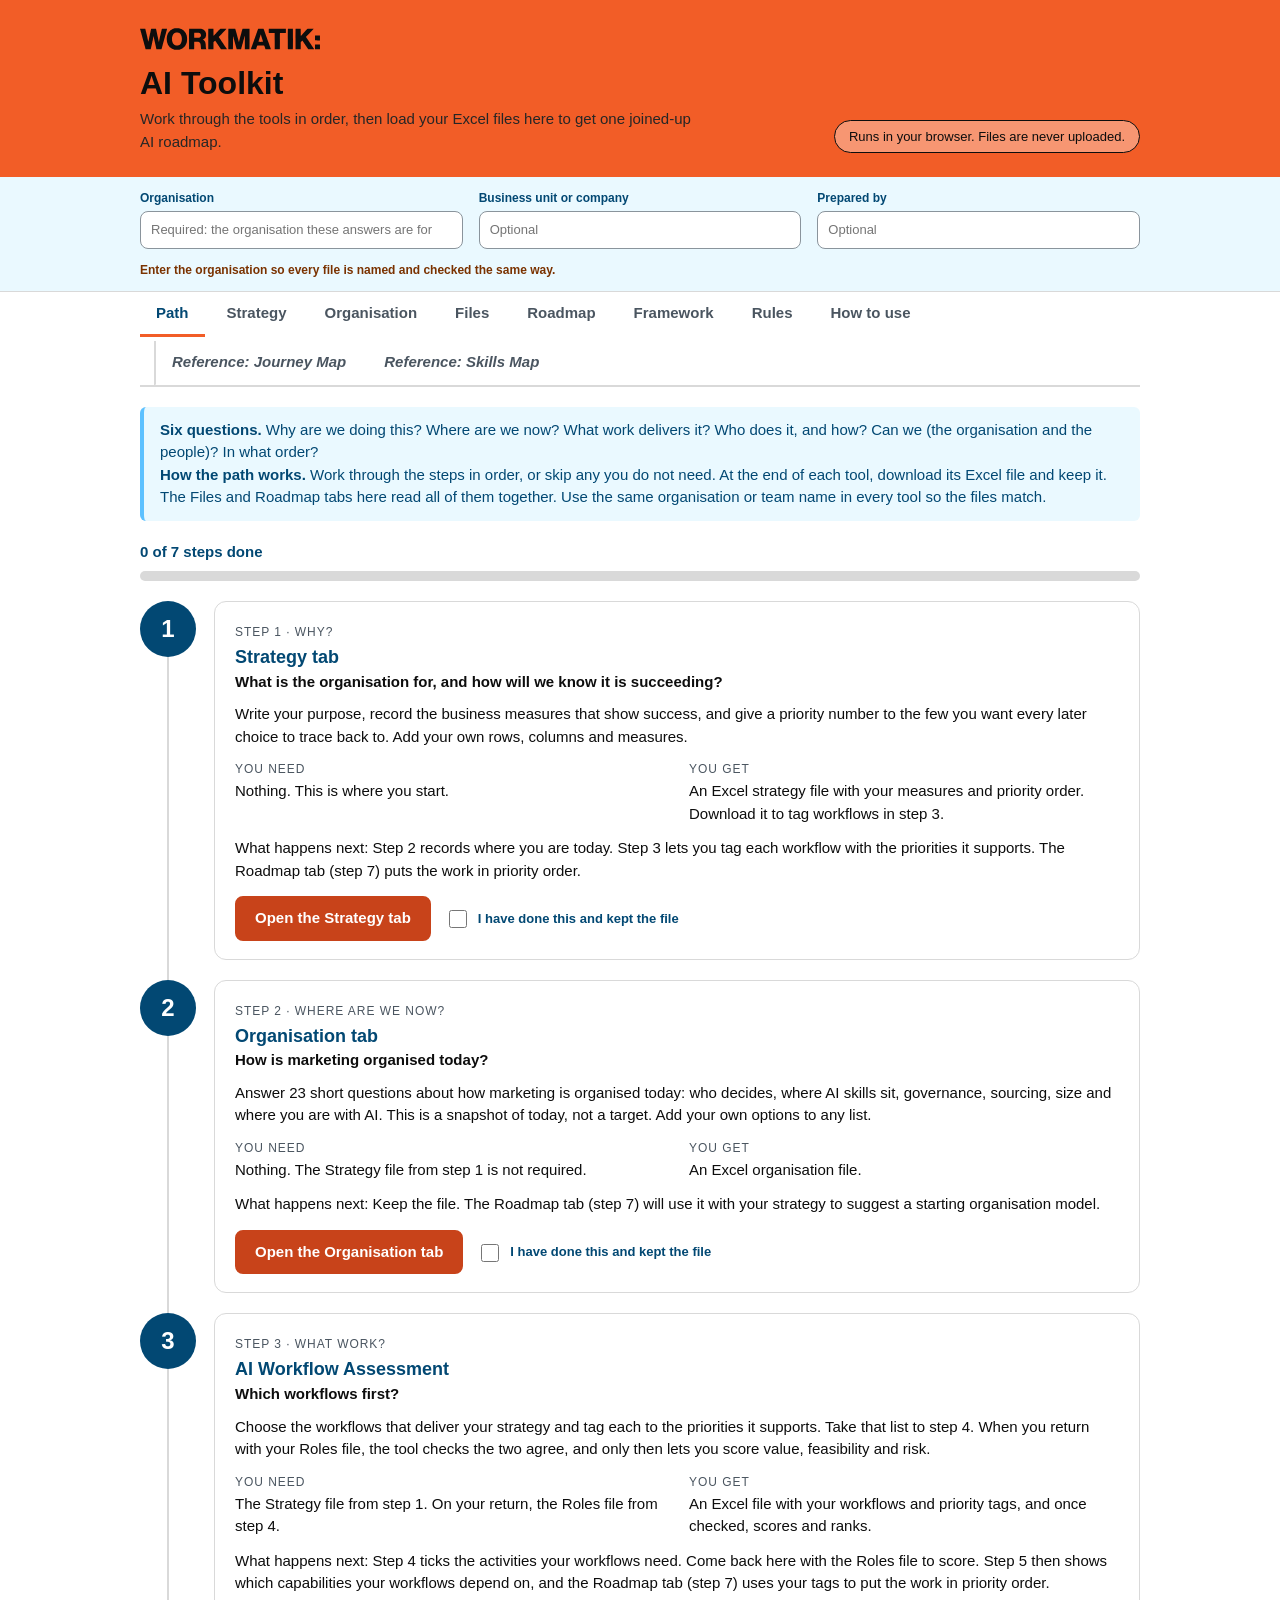
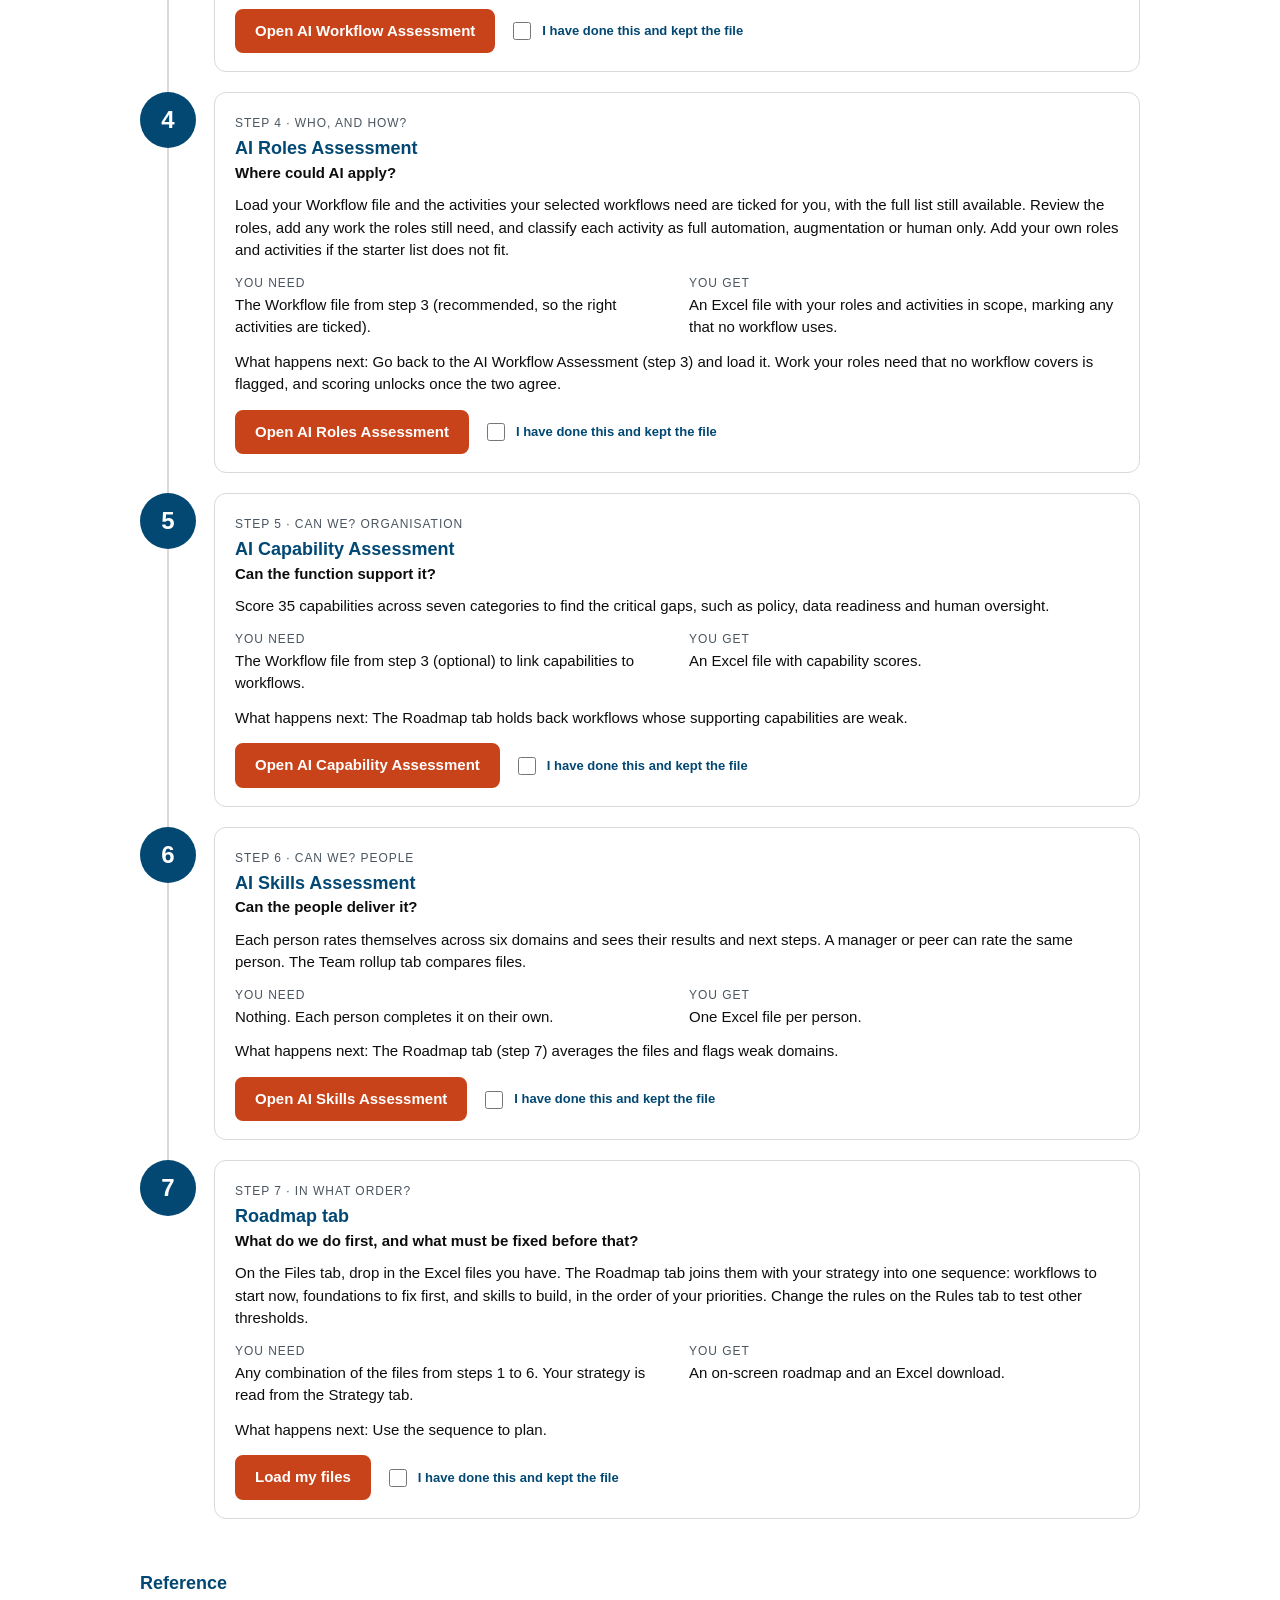
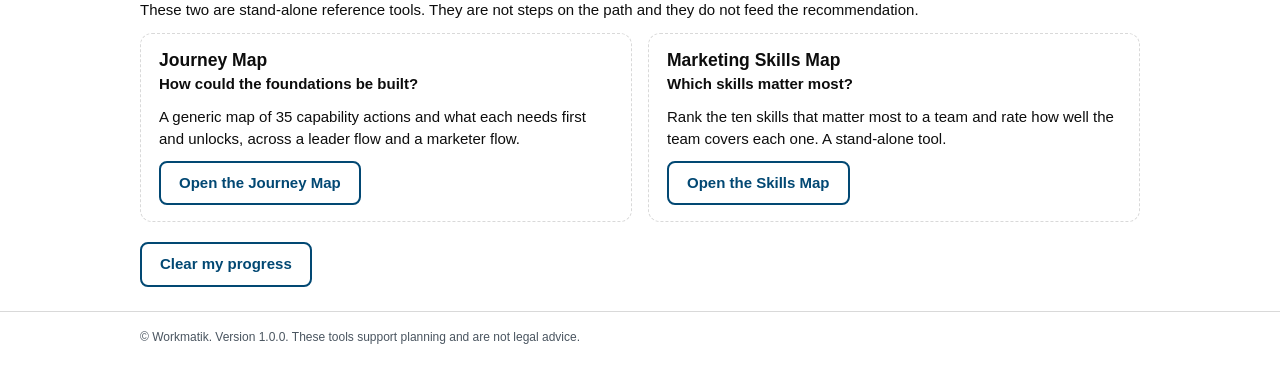
<file: index.html>
<!doctype html>
<html lang="en-GB">
<head>
<meta charset="utf-8">
<meta name="viewport" content="width=device-width, initial-scale=1">
<title>AI Toolkit | Workmatik</title>
<meta name="description" content="A guided path through the Workmatik AI tools: roles, workflows, capabilities, skills and one joined-up strategy. Each step says what to do, what file you get and where it goes next.">
<meta property="og:title" content="Workmatik AI Toolkit">
<meta property="og:description" content="Seven steps from your strategy to one joined-up AI roadmap. Each tool runs in your browser.">
<meta property="og:type" content="website">
<meta property="og:url" content="https://scottstockwellworkmatik.github.io/workmatik-ai-toolkit/">
<meta property="og:site_name" content="Workmatik">
<meta property="og:image" content="https://scottstockwellworkmatik.github.io/workmatik-ai-toolkit/og-image-toolkit-steps.png">
<meta property="og:image:width" content="2400">
<meta property="og:image:height" content="1260">
<meta property="og:image:alt" content="Workmatik AI Toolkit: seven connected steps from Strategy to Roadmap">
<meta name="twitter:card" content="summary_large_image">
<link rel="icon" type="image/png" href="favicon-96x96.png" sizes="96x96">
<link rel="icon" type="image/svg+xml" href="favicon.svg">
<link rel="shortcut icon" href="favicon.ico">
<link rel="apple-touch-icon" sizes="180x180" href="apple-touch-icon.png">
<meta name="apple-mobile-web-app-title" content="AI Toolkit">
<link rel="manifest" href="site.webmanifest">
<link rel="stylesheet" href="css/styles.css?v=17">
<link rel="stylesheet" href="css/toolkit.css?v=11">
<link rel="stylesheet" href="css/framework.css?v=1">
<link rel="stylesheet" href="css/workmatik-shared.css?v=5">
</head>
<body>
<a class="skip" href="#main">Skip to content</a>
<header class="site-header">
  <div class="wrap header-inner">
    <div>
      <img class="logo" src="assets/logo-black.svg" alt="Workmatik" id="logoScreen">
      <h1>AI Toolkit</h1>
      <p class="sub">Work through the tools in order, then load your Excel files here to get one joined-up AI roadmap.</p>
    </div>
    <p class="privacy-chip">Runs in your browser. Files are never uploaded.</p>
  </div>
</header>
<div id="orgBlock"></div>

<main id="main" class="wrap">
  <p id="loadError" class="error" role="alert" hidden></p>
  <div class="tabs" role="tablist" aria-label="Sections">
    <button class="tab" role="tab" id="tab-path" aria-controls="panel-path" aria-selected="true">Path</button>
    <button class="tab" role="tab" id="tab-strategy" aria-controls="panel-strategy" aria-selected="false" tabindex="-1">Strategy</button>
    <button class="tab" role="tab" id="tab-organisation" aria-controls="panel-organisation" aria-selected="false" tabindex="-1">Organisation</button>
    <button class="tab" role="tab" id="tab-files" aria-controls="panel-files" aria-selected="false" tabindex="-1">Files</button>
    <button class="tab" role="tab" id="tab-roadmap" aria-controls="panel-roadmap" aria-selected="false" tabindex="-1">Roadmap</button>
    <button class="tab" role="tab" id="tab-framework" aria-controls="panel-framework" aria-selected="false" tabindex="-1">Framework</button>
    <button class="tab" role="tab" id="tab-rules" aria-controls="panel-rules" aria-selected="false" tabindex="-1">Rules</button>
    <button class="tab" role="tab" id="tab-guide" aria-controls="panel-guide" aria-selected="false" tabindex="-1">How to use</button>
    <button class="tab ref first" role="tab" id="tab-journey" aria-controls="panel-journey" aria-selected="false" tabindex="-1">Reference: Journey Map</button>
    <button class="tab ref" role="tab" id="tab-skillsmap" aria-controls="panel-skillsmap" aria-selected="false" tabindex="-1">Reference: Skills Map</button>
  </div>

  <section id="panel-path" role="tabpanel" aria-labelledby="tab-path">
  <div class="info-box"><strong>Six questions.</strong> Why are we doing this? Where are we now? What work delivers it? Who does it, and how? Can we (the organisation and the people)? In what order? <br><strong>How the path works.</strong> Work through the steps in order, or skip any you do not need. At the end of each tool, download its Excel file and keep it. The Files and Roadmap tabs here read all of them together. Use the same organisation or team name in every tool so the files match.</div>

  <div class="tk-progress" aria-live="polite"><span id="progressText"></span><div class="bar" aria-hidden="true"><span id="progressBar"></span></div></div>

  <ol class="tk-steps" id="steps"></ol>

  <h2 class="tk-ref-h">Reference</h2>
  <p class="lead">These two are stand-alone reference tools. They are not steps on the path and they do not feed the recommendation.</p>
  <ul class="tk-refs" id="refSteps"></ul>

  <div class="actions"><button class="btn" id="btnReset" type="button">Clear my progress</button></div>
  </section>

  <section id="panel-strategy" role="tabpanel" aria-labelledby="tab-strategy" hidden>
    <div class="info-box"><strong>Start with business success.</strong> Say what the organisation is for, then list the measures that show it is succeeding. Choose a priority number (1 is first) on the few measures you want to carry through the other tools. Everything you tag later traces back to these.</div>
    <div class="card">
      <h2>Purpose and strategy</h2>
      <label for="strategyPurpose" class="hint">One or two sentences for your over-arching strategy: what your organisation or business area is for and how you intend to succeed.</label>
      <textarea id="strategyPurpose" rows="3" maxlength="600" class="sm-purpose"></textarea>
    </div>
    <div class="card">
      <h2>Measures that show success</h2>
      <p class="hint">Rows are the outcomes you want. Columns are how you judge them. Add, rename or remove either to suit your organisation. A measure with a priority number is tracked through the rest of the toolkit; leave it as Not tracked to keep it on record only.</p>
      <div id="strategyMatrix"></div>
    </div>
    <div class="card">
      <h2>Tracked priorities</h2>
      <div id="strategyRanked"></div>
    </div>
    <div class="actions">
      <button class="btn primary" id="btnStrategyDownload" type="button">Download strategy (XLSX)</button>
      <button class="btn" id="btnStrategyLoad" type="button">Load a strategy file</button>
      <button class="btn" id="btnStrategyClear" type="button">Clear</button>
      <input id="strategyFile" type="file" accept=".xlsx" hidden>
    </div>
    <ul id="strategyMessages" class="messages" aria-live="polite"></ul>
    <div id="strategyNext" class="sm-next" hidden></div>
  </section>

  <section id="panel-files" role="tabpanel" aria-labelledby="tab-files" hidden>
    <div class="info-box"><strong>Load the files you have.</strong> Use the Excel files you downloaded from the other Workmatik tools. Any combination works. The page recognises each file by its contents, so you can load them all at once.</div>
    <div class="dropzone" id="dropzone">
      <button class="btn primary" id="btnPick" type="button">Choose Excel files</button>
      <input id="fileInput" type="file" accept=".xlsx" multiple hidden>
      <span>or drop them here</span>
    </div>
    <ul id="loadMessages" class="messages" aria-live="polite"></ul>
    <div class="card">
      <h2>Files loaded</h2>
      <div class="table-scroll"><table id="fileTable"></table></div>
      <div class="actions"><button class="btn primary" id="btnGoRoadmap" type="button">See the roadmap</button><button class="btn" id="btnClear" type="button">Remove all files</button></div>
    </div>
  </section>

  <section id="panel-roadmap" role="tabpanel" aria-labelledby="tab-roadmap" hidden>
    <div id="roadmapEmpty" class="empty">Load at least one file on the Files tab to see the roadmap.</div>
    <div id="roadmapBody" hidden></div>
  </section>

  <section id="panel-organisation" role="tabpanel" aria-labelledby="tab-organisation" hidden>
    <div id="orgStep"></div>
  </section>

  <section id="panel-journey" role="tabpanel" aria-labelledby="tab-journey" hidden>
    <div class="info-box"><strong>Reference.</strong> A generic map. It is not a step on the path and not a recommendation for your organisation.</div>
    <iframe class="tk-frame" id="frame-journey" data-src="journey/index.html?embed=1" title="Marketing AI Journey Map"></iframe>
  </section>

  <section id="panel-skillsmap" role="tabpanel" aria-labelledby="tab-skillsmap" hidden>
    <div class="info-box"><strong>Reference.</strong> The Marketing Skills Map is a stand-alone tool. It is not a step on the path and it does not feed the recommendation.</div>
    <h2>Marketing Skills Map</h2>
    <p>Rank the ten skills that matter most to a team and rate how well the team covers each one. It opens in a new tab, and your organisation details are carried across for you.</p>
    <p><a class="btn primary" href="../ai-skills-map/" target="_blank" rel="noopener">Open the Marketing Skills Map</a></p>
  </section>

  <section id="panel-framework" role="tabpanel" aria-labelledby="tab-framework" hidden>
    <div id="fwref"><h1>AI Framework Reference</h1><p class="fw-intro">What domain, capability, skill, workflow, activity and use case each mean, and how the Workmatik AI tools fit together.</p><main>

  <h2>The terms at a glance</h2>
  <p class="lead">One word per level, used the same way in every tool. Capabilities and skills describe what can be done. Roles, workflows, activities and use cases describe the work.</p>
  <table class="defs">
    <thead><tr><th>Term</th><th>What it is</th><th>Question it answers</th><th>Level</th><th>Real example</th></tr></thead>
    <tbody>
      <tr><td>Domain</td><td>A subject area that groups related items. It is a heading, not something that can be scored on its own.</td><td>Which area is this in?</td><td><span class="tag">Grouping</span></td><td>&ldquo;Data &amp; privacy&rdquo; (AI Skills Assessment)</td></tr>
      <tr><td>Capability</td><td>Something a team or function can do reliably, repeatedly and with evidence. It does not depend on one person.</td><td>Can the function do this?</td><td><span class="tag">Team or function</span></td><td>G1, &ldquo;Set AI policy and acceptable use&rdquo;</td></tr>
      <tr><td>Skill</td><td>What an individual knows or can do, rated by level.</td><td>Can this person do this?</td><td><span class="tag">Individual</span></td><td>&ldquo;Assesses AI tools against EU AI Act classification criteria&rdquo; at Level 3</td></tr>
      <tr><td>Role</td><td>A job, made up of tasks and activities.</td><td>Who does the work?</td><td><span class="tag work">Work</span></td><td>Content Writer / Copywriter</td></tr>
      <tr><td>Workflow</td><td>A repeatable sequence of steps, handoffs and decisions that turns an input into an outcome, usually across several roles.</td><td>How does the work flow, end to end?</td><td><span class="tag work">Work</span></td><td>Content planning to publication (WF01)</td></tr>
      <tr><td>Activity</td><td>One unit of work inside a role and inside a workflow. This is the shared unit.</td><td>What exactly is done?</td><td><span class="tag work">Work</span></td><td>&ldquo;Blog post writing&rdquo;</td></tr>
      <tr><td>Use case</td><td>A specific application of AI to a specific activity or workflow, for a stated outcome.</td><td>Where and how do we apply AI?</td><td><span class="tag work">Work</span></td><td>That activity classed as Augmentation: AI supports, a person decides</td></tr>
    </tbody>
  </table>

  <h2>An analogy: a restaurant kitchen</h2>
  <div class="card">
    <ul class="kitchen">
      <li><b>Domain</b> is the section of the kitchen, such as pastry or grill.</li>
      <li><b>Capability</b> is the kitchen being able to put out a perfect dessert at 200 covers, however many cooks are on shift.</li>
      <li><b>Skill</b> is one chef&rsquo;s knife work or piping.</li>
      <li><b>Role</b> is the station a cook works.</li>
      <li><b>Workflow</b> is a dish&rsquo;s journey from order ticket through each station to the plate.</li>
      <li><b>Activity</b> is one step on that journey, such as plating the sauce.</li>
      <li><b>Use case</b> is tonight&rsquo;s decision to use a new machine at one step, or to redesign the whole dish.</li>
    </ul>
    <p class="hint" style="margin-top:8px">Skills build capabilities, and capabilities make use cases possible. A use case fails when the capability is missing, even if individual skills are strong. A brilliant prompter with no approved data or policy still cannot deliver.</p>
  </div>

  <h2>How they nest</h2>
  <p class="lead">Two sides of one organisation. The left asks what it is able to do. The right asks what work it does. Use cases sit where the two meet.</p>
  <div class="tree">
    <div class="col cap">
      <h3>What the organisation can do</h3>
      <div class="node">Domain or category<small>The heading that groups related items</small></div>
      <div class="indent">
        <div class="node">Capability<small>Function level. Scored in the AI Capability Assessment</small></div>
        <div class="node">Skill<small>Individual level. Scored in the AI Skills Assessment</small></div>
      </div>
    </div>
    <div class="col work">
      <h3>What work it does</h3>
      <div class="node">Role &rarr; Task &rarr; Activity<small>Who does what. Sorted in the AI Roles Assessment</small></div>
      <div class="node">Workflow &rarr; Step &rarr; Activity<small>How the work flows end to end</small></div>
      <p class="hint" style="margin:0">The same activity belongs to one role and sits in one or more workflows. Roles are the vertical slices, workflows the horizontal ones.</p>
    </div>
  </div>
  <div class="usecase"><b>Use case</b> = an AI intervention at one activity or step, or a redesign of a whole workflow. It needs capabilities (the function can support it) and skills (people can deliver it).</div>

  <h2>Work modes</h2>
  <p class="lead">A work mode is the kind of work a person is accountable for at a given moment. One person can work in more than one mode, so a campaign manager might be a Practitioner in one task and an Orchestrator in the next. Work modes are the Workmatik framework, not research findings. They describe the type of person who does a job, not the job itself.</p>
  <table class="defs">
    <thead><tr><th>Work mode</th><th>What they do</th><th>In the kitchen</th></tr></thead>
    <tbody>
      <tr><td><b>Strategist</b></td><td>Owns outcomes and makes judgement calls. Sets direction for agents, decides when AI output is good enough and when it needs human intervention, and holds the commercial accountability for the pod&rsquo;s results.</td><td>The head chef, who decides the menu and when a dish is good enough to leave the pass</td></tr>
      <tr><td><b>Orchestrator</b></td><td>Designs and manages the agent workflows. Defines the quality parameters agents work within, supervises execution at scale, catches failure modes before they compound, and keeps improving the workflow design as capability matures.</td><td>The kitchen manager who designs the stations and how orders flow between them</td></tr>
      <tr><td><b>Builder</b></td><td>Builds and maintains the agents and automations that the workflows run on, and tests them before others rely on them. An interim mode: as agent building becomes a core skill, it is expected to merge into Practitioner.</td><td>The person who sets up and maintains the new equipment so the cooks can use it</td></tr>
      <tr><td><b>Governor</b></td><td>Owns the human decision gates: brand safety, compliance review, quality assurance on AI-generated content, and escalation when an agent output falls outside acceptable parameters.</td><td>The person who checks allergens and hygiene before a plate goes out</td></tr>
      <tr><td><b>Practitioner</b></td><td>Teams with the agents and uses AI to deliver campaigns, build relationships and drive impact, to delight customers with the organisation&rsquo;s products and services.</td><td>The cook who works the station with the new equipment</td></tr>
    </tbody>
  </table>
  <p class="hint"><b>Mindset is different.</b> A mindset is how someone works across all five modes, such as an innovator&rsquo;s curiosity. It is not a sixth mode: an innovative Governor and an innovative Practitioner still do different work.</p>
  <p class="hint"><b>Related research.</b> McKinsey &amp; Company, &ldquo;From anxiety to advantage: A marketing organization that thrives with AI&rdquo; (June 2026), names builders, orchestrators and standard bearers as marketing skill types and describes the same shift from a pyramid to a possible diamond. https://www.mckinsey.com/capabilities/growth-marketing-and-sales/our-insights/from-anxiety-to-advantage-a-marketing-organization-that-thrives-with-ai</p>
  <h3>How much each organisation model leans on each work mode</h3>
  <table class="defs">
    <thead><tr><th>Organisation model</th><th>Strategist</th><th>Orchestrator</th><th>Builder</th><th>Governor</th><th>Practitioner</th></tr></thead>
    <tbody>
      <tr><td><b>A</b> Governed hub</td><td>Medium</td><td>High</td><td>Medium</td><td>High</td><td>Medium</td></tr>
      <tr><td><b>B</b> Hub and spoke</td><td>Medium</td><td>Medium</td><td>High</td><td>Medium</td><td>High</td></tr>
      <tr><td><b>C</b> Outcome pods on a shared platform</td><td>High</td><td>Medium</td><td>Medium</td><td>Medium</td><td>High</td></tr>
      <tr><td><b>D</b> Fixed base with assembled crews</td><td>High</td><td>Medium</td><td>Medium</td><td>High</td><td>High</td></tr>
      <tr><td><b>E</b> Orchestrator-led lean team</td><td>High</td><td>High</td><td>High</td><td>Medium</td><td>Low</td></tr>
    </tbody>
  </table>
  <p class="hint">Draft ratings built from the research brief&rsquo;s description of each model. They are a starting point to test with clients, not findings.</p>

  <h2>Worked example, from the tools themselves</h2>
  <p class="lead">One activity from the AI Roles Assessment, placed in a workflow from the AI Workflow Assessment and traced back to the capabilities and skills that would make it work. The links between them are the author&rsquo;s judgement.</p>
  <div class="chain">
    <div class="link"><span class="k">Role</span><span>Content Writer / Copywriter (R02), in the group Content and creative</span></div>
    <div class="link"><span class="k">Task</span><span>Content Creation</span></div>
    <div class="link"><span class="k">Activity</span><span>Blog post writing (A025), classified <b>Augmentation</b> in the AI Roles Assessment</span></div>
    <div class="link"><span class="k">Workflow</span><span>Content planning to publication (WF01): content gap analysis, editorial calendar, content brief, blog post writing, fact checking, brand voice check, editing, publishing, performance reporting. Blog post writing is step 4 of 9.</span></div>
    <div class="link"><span class="k">Use case</span><span>AI produces a first draft of the blog post, a person edits and approves it.</span></div>
    <div class="link"><span class="k">Capabilities needed</span><span>G1 Policy and acceptable use &middot; D2 Data quality and availability &middot; W3 Human-in-the-loop design &middot; W2 End-to-end redesign and embedding</span></div>
    <div class="link"><span class="k">Skills needed</span><span>Domains from the AI Skills Assessment: AI literacy, Ethics, Tools, Data &amp; privacy</span></div>
  </div>

  <h2>How the tools fit together</h2>
  <p class="lead">Read in order, they answer six questions: <b>Why</b> are we doing this, <b>where are we now</b>, <b>what work</b> delivers it, <b>who</b> does it and how, <b>can we</b> (organisation and people), and <b>in what order</b>. The Journey Map and Skills Map are reference modules outside the path.</p>
  <div class="apps">
    <div class="app"><div><span class="step-n">1</span><h3 style="display:inline">AI Toolkit: Strategy</h3></div><span class="lvl">Why?</span><p class="q">What is the organisation for, and how will we know it is succeeding? Record your purpose and the measures that show business success, then rank the few that matter most. Every later choice traces back to these.</p><a class="go" href="#strategy">Open the Strategy tab</a></div>
    <div class="app"><div><span class="step-n">2</span><h3 style="display:inline">AI Toolkit: Organisation</h3></div><span class="lvl">Where are we now?</span><p class="q">Where are we now? Answer 23 short questions about how marketing is organised today: who decides, where AI skills sit, governance, sourcing, size and AI position. It is a snapshot of today, not a target. Add your own options.</p><a class="go" href="#organisation">Open the Organisation tab</a></div>
    <div class="app"><div><span class="step-n">3</span><h3 style="display:inline">AI Workflow Assessment</h3></div><span class="lvl">What work?</span><p class="q">Which workflows first? Scores 31 starter workflows (or your own) on value, feasibility and risk, adds an indicative EU AI Act tier, and ranks the use cases to start with. You choose and tag workflows first, then load your Roles file to check they agree before scoring.</p><a class="go" href="https://scottstockwellworkmatik.github.io/ai-workflow-assessment/">Open the tool</a></div>
    <div class="app"><div><span class="step-n">4</span><h3 style="display:inline">AI Roles Assessment</h3></div><span class="lvl">Who, and how?</span><p class="q">Where could AI apply? Classifies 519 activities across 31 roles, in six groups, as full automation, augmentation or human only. Loads your Workflow file to tick the activities your workflows need. You can add your own roles and activities.</p><a class="go" href="https://scottstockwellworkmatik.github.io/ai-roles-assessment/">Open the tool</a></div>
    <div class="app"><div><span class="step-n">5</span><h3 style="display:inline">AI Capability Assessment</h3></div><span class="lvl">Can we? Organisation</span><p class="q">Can the function support it? Scores 35 capabilities across seven categories and shows critical gaps.</p><a class="go" href="https://scottstockwellworkmatik.github.io/ai-capability-assessment/">Open the tool</a></div>
    <div class="app"><div><span class="step-n">6</span><h3 style="display:inline">AI Skills Assessment</h3></div><span class="lvl">Can we? People</span><p class="q">Can the people deliver it? Rates six domains across five levels, with EU AI Act indicators.</p><a class="go" href="https://scottstockwellworkmatik.github.io/ai-skills-assessment/">Open the tool</a></div>
    <div class="app"><div><span class="step-n">7</span><h3 style="display:inline">AI Toolkit: Roadmap</h3></div><span class="lvl">In what order?</span><p class="q">What do we do first, and what must be fixed before that? A guided path through the tools above. Its Roadmap tab combines their Excel files with your strategy into one sequence of workflows, foundations and skills to build.</p><a class="go" href="./">Open the toolkit</a></div>
    <div class="app"><div><span class="step-n">R</span><h3 style="display:inline">Reference: Marketing AI Journey Map</h3></div><span class="lvl">Reference</span><p class="q">How could the foundations be built? Shows what each of 35 capability actions needs first and what it unlocks, across a leader flow and a marketer flow. A stand-alone reference module: not a step on the path.</p><a class="go" href="https://scottstockwellworkmatik.github.io/ai-journey-map/">Open the tool</a></div>
    <div class="app"><div><span class="step-n">R</span><h3 style="display:inline">Reference: Marketing Skills Map</h3></div><span class="lvl">Reference</span><p class="q">Which skills matter most, and where does the team have gaps? Ranks the top 10 skills and rates coverage. A stand-alone reference module: not a step on the path.</p><a class="go" href="https://scottstockwellworkmatik.github.io/ai-skills-map/">Open the tool</a></div>
  </div>

  <h2>How the files connect</h2>
  <p class="lead">Each tool downloads an Excel file. Items carry a stable ID, so another tool can recognise them even if the wording changes. Nothing is sent anywhere: files move only when you download and load them.</p>
  <table class="defs">
    <thead><tr><th>Item</th><th>ID</th><th>Your own</th><th>Set by</th></tr></thead>
    <tbody>
      <tr><td>Role</td><td>R01 to R31</td><td>RC01 onwards</td><td>AI Roles Assessment</td></tr>
      <tr><td>Activity</td><td>A001 to A519</td><td>AC001 onwards</td><td>AI Roles Assessment</td></tr>
      <tr><td>Workflow</td><td>WF01 to WF31</td><td>WFC01 onwards</td><td>AI Workflow Assessment</td></tr>
      <tr><td>Capability</td><td>S1, W1, O1 and so on, one letter and a number</td><td>Not yet</td><td>AI Capability Assessment</td></tr>
      <tr><td>Skill domain</td><td>SD01 to SD06</td><td>Not yet</td><td>AI Skills Assessment</td></tr>
      <tr><td>Marketing skill</td><td>MS01 to MS10</td><td>Not yet</td><td>Marketing Skills Map</td></tr>
    </tbody>
  </table>
  <div class="usecase"><b>Working today:</b> every tool&rsquo;s Excel file carries its IDs in a &ldquo;Workmatik data&rdquo; sheet. The AI Workflow Assessment loads a file from the AI Roles Assessment, so workflows and steps follow the roles and activities you put in scope, including your own. The AI Capability Assessment loads a file from the AI Workflow Assessment and shows which capabilities your scored workflows depend on. The Strategy tab in the AI Toolkit holds your purpose, your business measures and their priority order. The AI Workflow Assessment loads that file so each workflow can be tagged with the priorities it supports. The Roadmap tab loads any combination of the tools&rsquo; files and joins them on these IDs, in your priority order, into one sequence: workflows to start, capabilities to fix first and skills to build. <b>Planned:</b> the skills tools reading the workflow and capability files.</div>

  <h2>Role groups</h2>
  <p class="lead">The AI Roles Assessment lists roles in six groups, alphabetical within each. The AI Workflow Assessment uses the same six groups for its workflows.</p>
  <table class="defs">
    <thead><tr><th>Group</th><th>Roles</th></tr></thead>
    <tbody>
      <tr><td>Strategy and planning</td><td>Brand Strategist; Competitive Intelligence Analyst; Customer Insights Analyst; Marketing Planning and Budget Manager</td></tr>
      <tr><td>Content and creative</td><td>Content Strategist; Content Writer / Copywriter; Creative and Design Specialist; Localisation Specialist; Synthetic Content Specialist</td></tr>
      <tr><td>Demand and channels</td><td>ABM Specialist; Demand Generation Specialist; Email Marketing Specialist; Performance Marketing Specialist; SEO Specialist; Social Media Specialist; Website and Digital Experience Specialist</td></tr>
      <tr><td>Go-to-market and relationships</td><td>Customer Marketing Specialist; Event Marketing Specialist; Field Marketing Specialist; Partner Marketing Specialist; PR / Communications Specialist; Product Marketing Manager</td></tr>
      <tr><td>Operations, data and delivery</td><td>Agency and Vendor Manager; Campaign and Project Manager; Marketing Data Analyst; Marketing Operations Specialist; Revenue Operations Specialist</td></tr>
      <tr><td>AI and emerging</td><td>AEO/GEO Specialist; AI Marketing Operations Specialist; Conversational AI Specialist; Marketing AI Governance Specialist</td></tr>
    </tbody>
  </table>
  <p class="hint">The groups and the allocation of roles to them are the author&rsquo;s judgement and have no published source.</p>

  <h2>Naming rules</h2>
  <div class="card">
    <ol class="rules">
      <li><b>Domain and category mean the same thing.</b> The AI Skills Assessment says domain and the AI Capability Assessment says category. Either is fine, but do not use both in one place.</li>
      <li><b>Activity means a unit of work.</b> In the Journey Map each capability also has an action to build it, such as &ldquo;Set AI policy and acceptable use&rdquo;. Call that a capability action, so it is not confused with a job activity.</li>
      <li><b>A flow is a lane, not a workflow.</b> The Journey Map&rsquo;s two flows are the leader and marketer lanes. Keep &ldquo;workflow&rdquo; for the work itself.</li>
      <li><b>A group is a heading, not a level.</b> Role groups (such as Strategy and planning) and workflow groups organise lists in the planner. They are not domains and are not scored.</li>
      <li><b>Capability is about the function, skill is about the person.</b> If it can be done by one person leaving and taking it with them, it is a skill, not a capability.</li>
    </ol>
  </div>

  <h2>The organisation model</h2>
  <p class="lead">There is no single best structure for an AI-enabled marketing team. The toolkit offers five models and suggests the one that fits the client&rsquo;s strategy, starting point and gaps. It never decides for the client: when two models score close, it shows both.</p>
  <table class="defs">
    <thead><tr><th>Model</th><th>How it works</th><th>In the kitchen</th></tr></thead>
    <tbody>
      <tr><td><b>A</b> Governed hub</td><td>One central team holds the skills, tools and approvals. Others request work from it.</td><td>One central kitchen cooks for every restaurant.</td></tr>
      <tr><td><b>B</b> Hub and spoke</td><td>A central team sets standards and runs the platform. Spokes in each segment or market do the local work.</td><td>A head chef sets the menu and standards, and each site cooks to it.</td></tr>
      <tr><td><b>C</b> Outcome pods on a shared platform</td><td>Small cross-skilled pods each own a measurable outcome, using one shared platform and data.</td><td>Each station owns its dishes, all using the same pantry and equipment.</td></tr>
      <tr><td><b>D</b> Fixed base with assembled crews</td><td>A stable core team keeps the platform and standards. Crews are assembled around each campaign and then disband.</td><td>A permanent kitchen team, with a catering crew pulled together for each event.</td></tr>
      <tr><td><b>E</b> Orchestrator-led lean team</td><td>A very small team directs agents that do most of the execution.</td><td>One chef running a highly automated kitchen.</td></tr>
    </tbody>
  </table>
  <h3>How the toolkit suggests a model</h3>
  <ol class="steps">
    <li><b>Strategy.</b> Each priority the client ranks (a row and a column of the strategy grid) points to a first and second choice of model. Rank 1 counts in full, lower ranks count for less.</li>
    <li><b>Organisation.</b> Answers about size, data readiness, AI maturity, regulation and similar context add points to the models they favour.</li>
    <li><b>Gaps.</b> Weak capabilities and skills take points off the models that rely on them most. A gap does not rule a model out: it is shown, so the client sees what to fix. A gap that affects every model is listed once as a foundation to fix first.</li>
  </ol>
  <h3>What each priority points to (first choice, then second)</h3>
  <div class="table-scroll"><table class="defs">
    <thead><tr><th>Priority</th><th>Speed</th><th>Quality</th><th>Cost</th></tr></thead>
    <tbody>
<tr><td>Build brand and trust</td><td><b>Hub and spoke</b> then Governed hub</td><td><b>Fixed base, assembled crews</b> then Governed hub</td><td><b>Governed hub</b> then Fixed base, assembled crews</td></tr>
<tr><td>Win new customers</td><td><b>Orchestrator-led lean team</b> then Outcome pods</td><td><b>Hub and spoke</b> then Outcome pods</td><td><b>Fixed base, assembled crews</b> then Orchestrator-led lean team</td></tr>
<tr><td>Grow existing customers</td><td><b>Fixed base, assembled crews</b> then Outcome pods</td><td><b>Hub and spoke</b> then Outcome pods</td><td><b>Outcome pods</b> then Fixed base, assembled crews</td></tr>
    </tbody>
  </table></div>
  <p class="hint">The mappings, weights and answers that add points are the author&rsquo;s judgement and have no published source. They can be changed on the Rules tab of the toolkit and should be tested against real cases.</p>

  <h2>Team shape: pyramid, diamond or hourglass</h2>
  <p class="lead">Shape is the number of people at each level. Think of a kitchen brigade: many commis cooks at the base, a few head chefs at the top. AI changes how many of each the work needs.</p>
  <table class="defs">
    <thead><tr><th>Shape</th><th>What it looks like</th><th>What it means</th></tr></thead>
    <tbody>
      <tr><td><b>Pyramid</b></td><td>Many junior practitioners, fewer at each level above.</td><td>Today&rsquo;s typical team. Volume work is done by the many at the base.</td></tr>
      <tr><td><b>Diamond</b></td><td>A narrow base, a strong middle, a small leadership team.</td><td>AI takes much of the volume work. People in the middle direct agents and handle exceptions. PwC says this should be a deliberate choice, not a default.</td></tr>
      <tr><td><b>Hourglass</b></td><td>A strong base and a strong top, with a lean middle.</td><td>PwC suggests this for knowledge-intensive firms that need to keep building future senior people.</td></tr>
    </tbody>
  </table>
  <h3>How the toolkit estimates it</h3>
  <ol class="steps">
    <li>The client enters people at four levels today: junior practitioners, senior practitioners, managers and directors.</li>
    <li>In the AI Roles Assessment, each activity is marked full automation, augmentation or human only. A role can also record its main level.</li>
    <li>The Roadmap lists the roles the strategy needs and the share of each that is human only, augmented and automated.</li>
    <li>The target number of people in a role is today&rsquo;s number less the work that moves to agents: all of the fully automated activities plus an assumed 25% of the augmented ones. That share is a starting guess, and it can be changed on the Rules tab.</li>
    <li>The Roadmap draws today and target side by side and names each shape. Where the role data is missing, the Organisation tab&rsquo;s own numbers are used.</li>
  </ol>

  <h2>Sources</h2>
  <div class="card">
    <ul>
      <li>McKinsey &amp; Company, &ldquo;From anxiety to advantage: A marketing organization that thrives with AI&rdquo;, June 2026. Describes the move from a pyramid to a possible diamond and the builder, orchestrator and standard-bearer skill types. <a href="https://www.mckinsey.com/capabilities/growth-marketing-and-sales/our-insights/from-anxiety-to-advantage-a-marketing-organization-that-thrives-with-ai">https://www.mckinsey.com/capabilities/growth-marketing-and-sales/our-insights/from-anxiety-to-advantage-a-marketing-organization-that-thrives-with-ai</a></li>
      <li>PwC, &ldquo;No more pyramids: Rethinking your workforce for the agentic AI era&rdquo;, January 2026. Describes the diamond as a deliberate choice and the hourglass for knowledge-intensive firms. <a href="https://www.pwc.com/us/en/tech-effect/ai-analytics/agentic-ai-workforce-redesign.html">https://www.pwc.com/us/en/tech-effect/ai-analytics/agentic-ai-workforce-redesign.html</a></li>
      <li>McKinsey &amp; Company, &ldquo;AI is changing work. Now it has to change the organization&rdquo;, October 2026. Notes that no single operating model wins, and that team size, composition and management layers change as agents take on work. <a href="https://www.mckinsey.com/capabilities/people-and-organization/our-insights/ai-is-changing-work-now-it-has-to-change-the-organization">https://www.mckinsey.com/capabilities/people-and-organization/our-insights/ai-is-changing-work-now-it-has-to-change-the-organization</a></li>
    </ul>
    <p class="hint">The five models, the work modes and the scoring are the author&rsquo;s own synthesis. The sources above support the direction of travel, not the specific mappings.</p>
  </div>

  <h2>Best practice</h2>
  <div class="card">
    <p>Redesign the workflow before choosing tools. Decompose it to small tasks, classify each as automation, augmentation or human only, then redesign around what AI makes possible rather than automating today&rsquo;s steps. Derive the skills you need from the redesigned workflow, not from existing job descriptions.</p>
    <p class="hint">The definitions, structure and sequence on this page are the author&rsquo;s judgement and have no published source. Treat them as a starting point to challenge and adapt for your team.</p>
  </div>
</main></div>
  </section>

  <section id="panel-rules" role="tabpanel" aria-labelledby="tab-rules" hidden>
    <div class="info-box"><strong>The rules behind the sequence.</strong> Change a value and the Roadmap tab updates. All of these are the author&rsquo;s proposals and have no published source.</div>
    <div class="card">
      <h2>Thresholds</h2>
      <div class="thr">
        <label><span class="lbl">Capability is weak at or below</span><input id="rCap" type="number" min="1" max="5" step="0.5"></label>
        <label><span class="lbl">Workflows to start first</span><input id="rFirst" type="number" min="1" max="10" step="1"></label>
        <label><span class="lbl">Skill domain is a gap at or below (0 to 4)</span><input id="rSkill" type="number" min="0" max="4" step="0.5"></label>
      </div>
    </div>
    <div class="card" id="modelRulesCard">
      <h2>Organisation model scoring</h2>
      <p class="hint">These weights decide how the recommended model is chosen. Change a value and the Strategy, Organisation and Roadmap results follow. Values reset when you leave the page. They are the author&rsquo;s proposals to calibrate with real cases.</p>
      <div class="thr" id="modelScalars"></div>
      <h3>Gap weights: points taken off a model for each level of gap (a large gap counts double)</h3>
      <div class="table-scroll"><table id="gapWeightTable"></table></div>
      <h3>Organisation answers: points added to a model</h3>
      <div class="table-scroll"><table id="contextTable"></table></div>
      <h3>Workflow and role signals: points added to a model</h3>
      <p class="hint">These read your AI Workflow and AI Roles files. A file that is not loaded adds no points. No signal favours B or D yet, because nothing in these two files separates them from the others.</p>
      <div class="table-scroll"><table id="signalTable"></table></div>
      <p><button type="button" class="btn" id="btnResetModelRules">Restore proposed values</button></p>
    </div>
    <div class="card">
      <h2>How the sequence is built</h2>
      <ol class="steps">
        <li><strong>Start now.</strong> Workflows in the Start here group whose capabilities are not weak, highest priority first, up to the number above.</li>
        <li><strong>Quick wins.</strong> Workflows in the Quick win group whose capabilities are not weak.</li>
        <li><strong>Fix first, then build.</strong> Start here and Prepare first workflows held up by a weak capability. The weak capabilities are listed as foundations, earliest journey-map phase first, then by how many workflows they hold up.</li>
        <li><strong>Hold.</strong> Park workflows, and any workflow in a prohibited tier, which should not go ahead.</li>
        <li><strong>Skills.</strong> Each foundation capability points to skill domains (table below). A domain is a gap if the average is at or below the threshold.</li>
      </ol>
      <p class="hint">A capability that has not been scored is shown as &ldquo;not yet scored&rdquo; and is not treated as weak. If no capability file is loaded, no workflow is held back and the page says so.</p>
    </div>
    <div class="card"><h2>Capability category to skill domain</h2><div class="table-scroll"><table id="mapTable"></table></div><p class="hint">This link is the author&rsquo;s judgement.</p></div>
  </section>

  <section id="panel-guide" role="tabpanel" aria-labelledby="tab-guide" hidden>
    <div class="card"><h2>What this tool does</h2><p>It does not score anything itself. It reads the files from the other tools, matches them on their stable IDs and shows what they say together. Each section needs its own file, and appears only when that file is loaded.</p></div>
    <div class="card"><h2>Which file feeds which section</h2><div class="table-scroll"><table id="feedTable"></table></div></div>
    <div class="card"><h2>Your own data</h2><p>Custom roles and activities from the AI Roles Assessment, and your own workflows from the AI Workflow Assessment, are carried in those files and appear here with their own IDs.</p></div>
    <div class="card"><h2>Download</h2><p>On the Roadmap tab, select <em>Download roadmap (XLSX)</em>. The file lists the sequence, the workflows, the foundation capabilities, the skills findings and the files it was built from.</p></div>
    <div class="card"><h2>About your data</h2><p>This page has no server, no account and no tracking. Files are read in your browser and never uploaded. Nothing is kept when you close or refresh the page, so download the result if you want a record.</p></div>
  </section>



</main>
<footer class="site-footer"><div class="wrap"><p>&copy; Workmatik. Version <span id="fwVersion"></span>. These tools support planning and are not legal advice.</p></div></footer>
<script src="lib/xlsx.full.min.js"></script>
<script src="lib/exceljs.min.js"></script>
<script src="js/workmatik-shared.js?v=6"></script>
<script src="js/archetypes.js?v=14"></script>
<script src="js/strategy-matrix.js?v=10"></script>
<script src="js/organisation.js?v=5"></script>
<script src="js/strategy.js?v=31"></script>
<script src="js/path.js?v=8"></script>
</body>
</html>
</file>
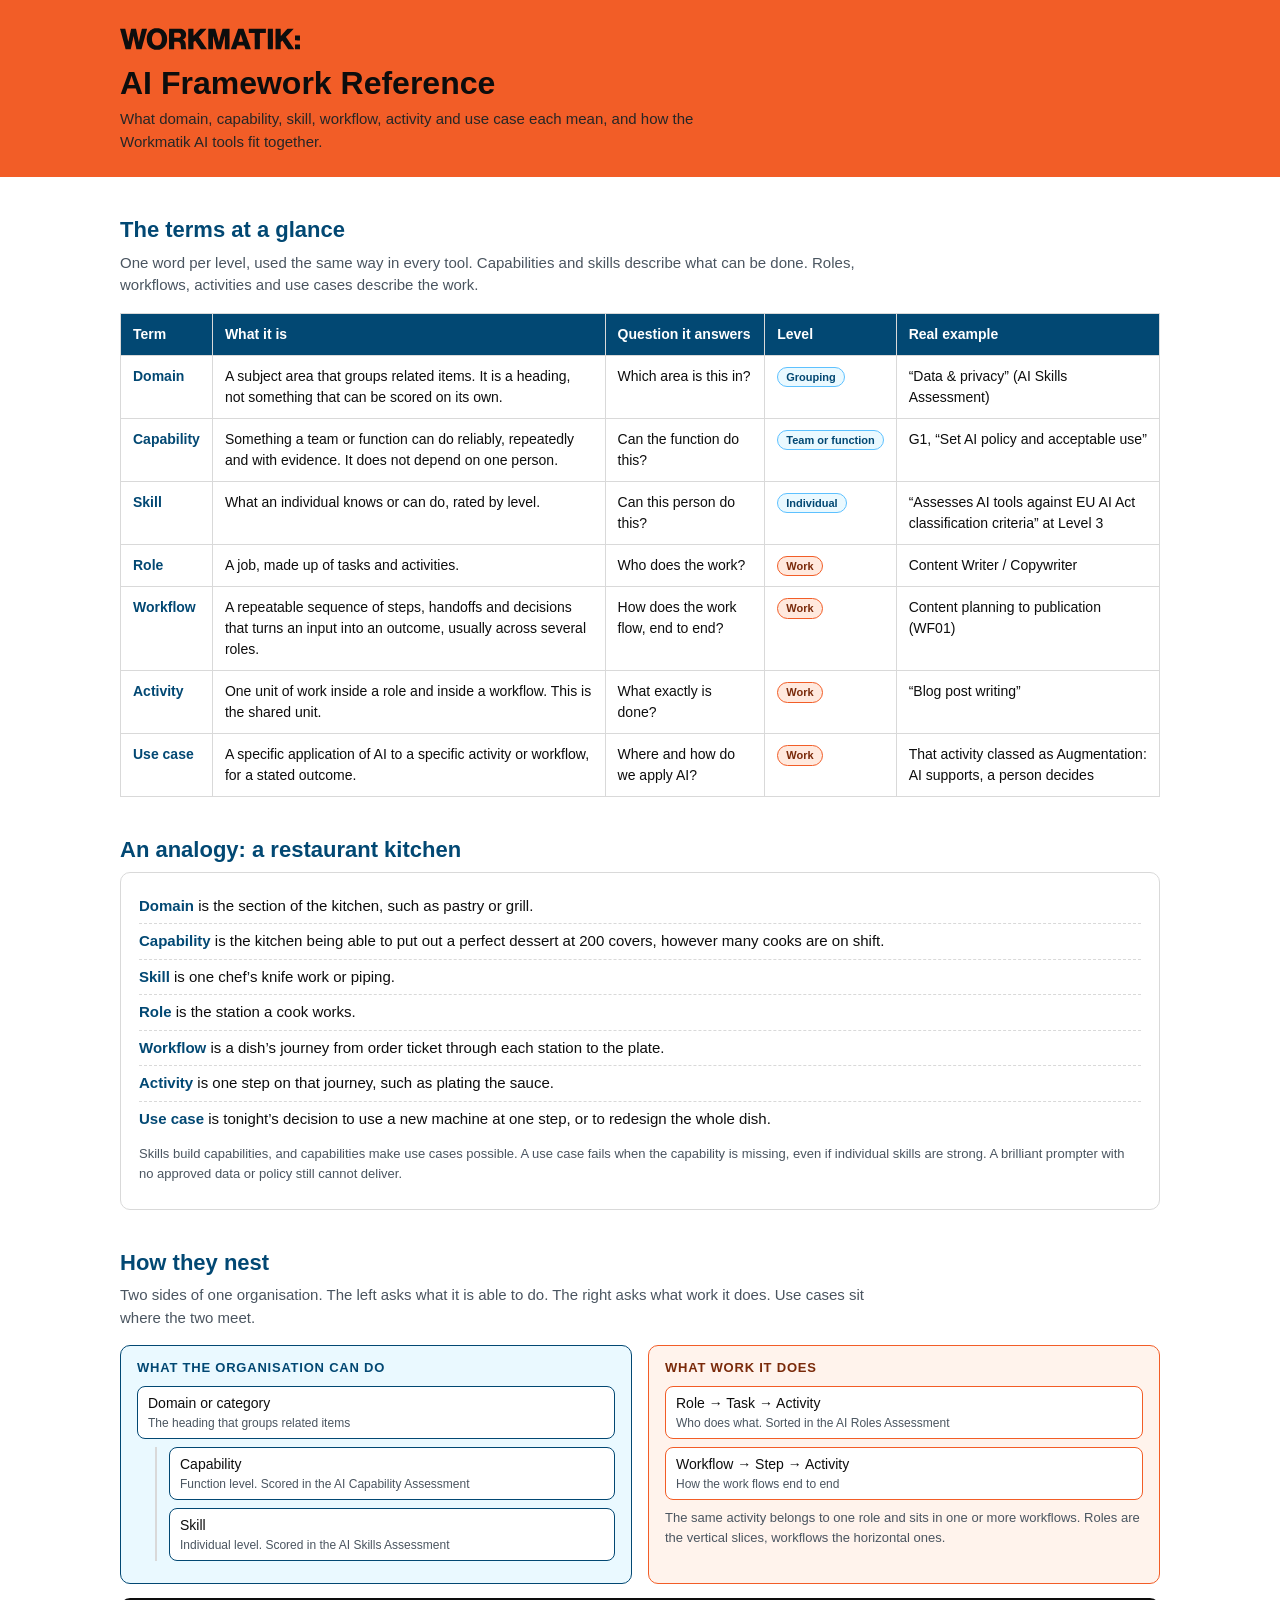
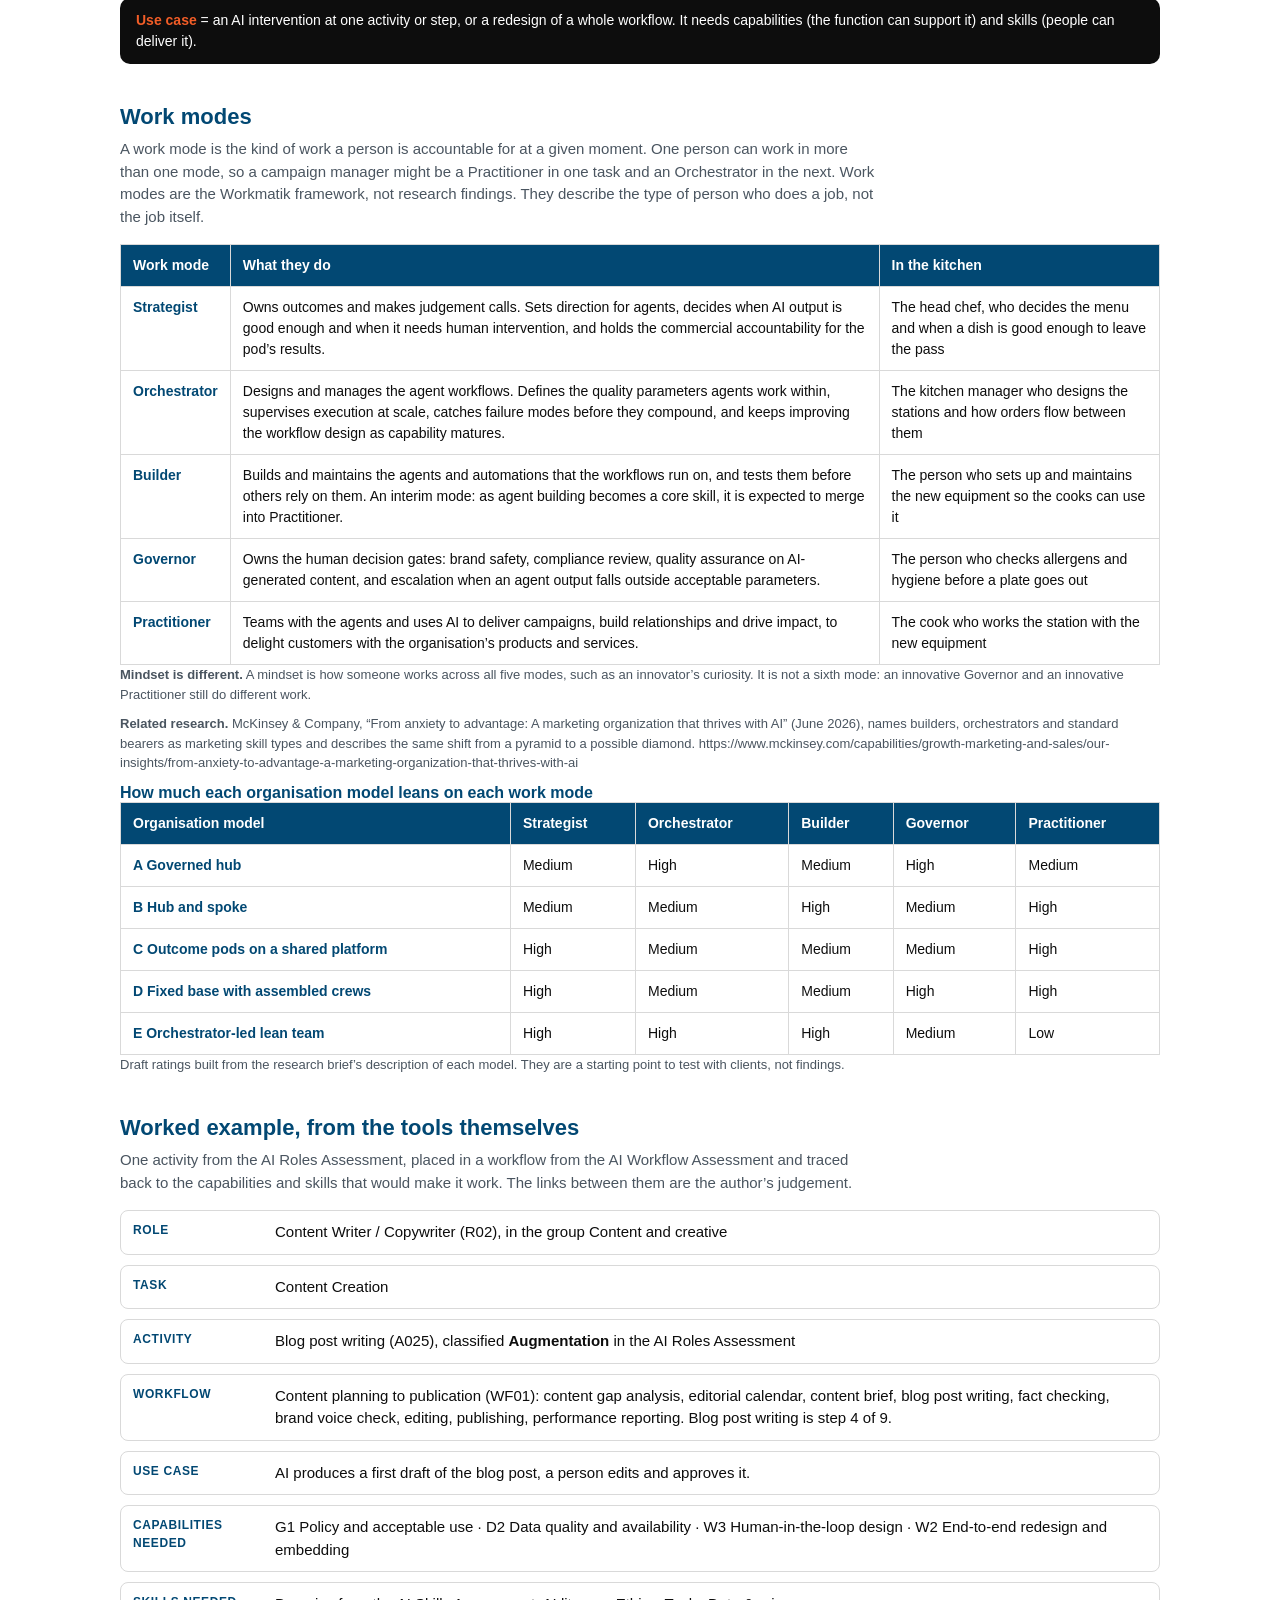
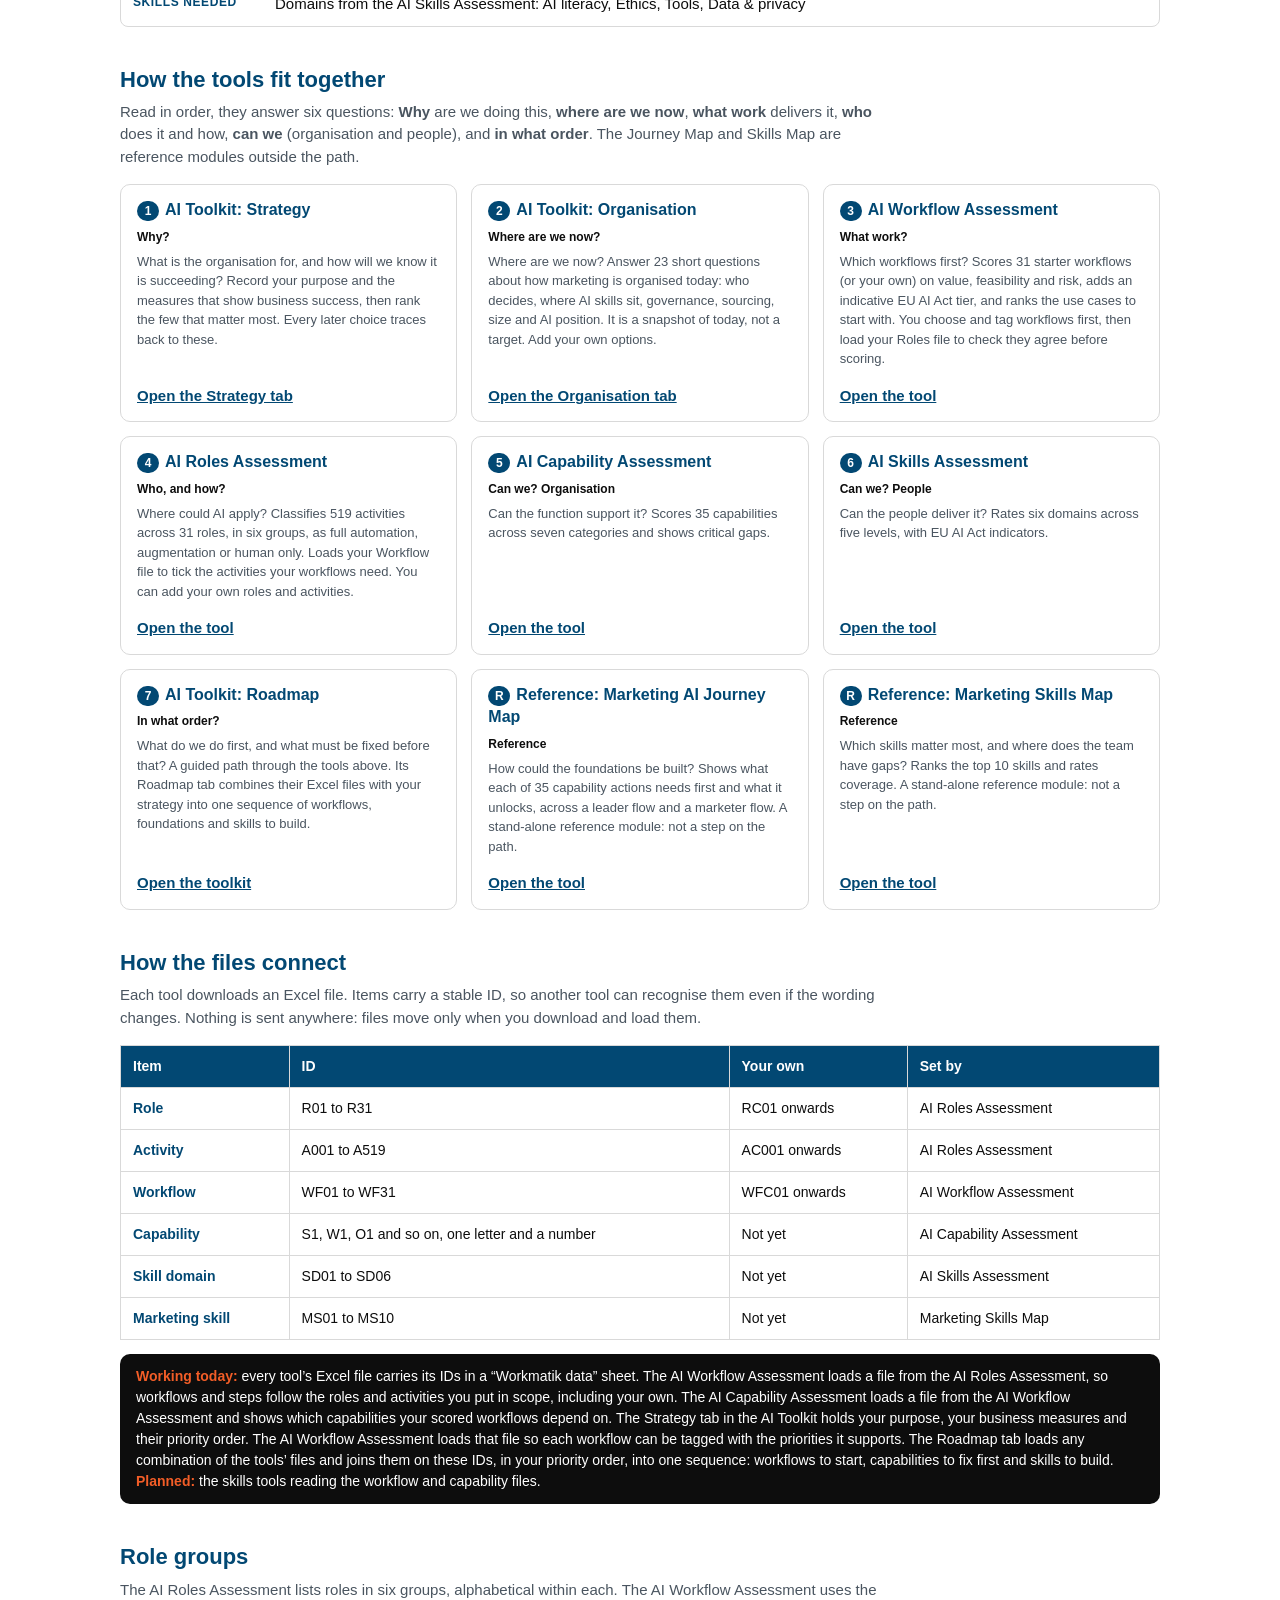
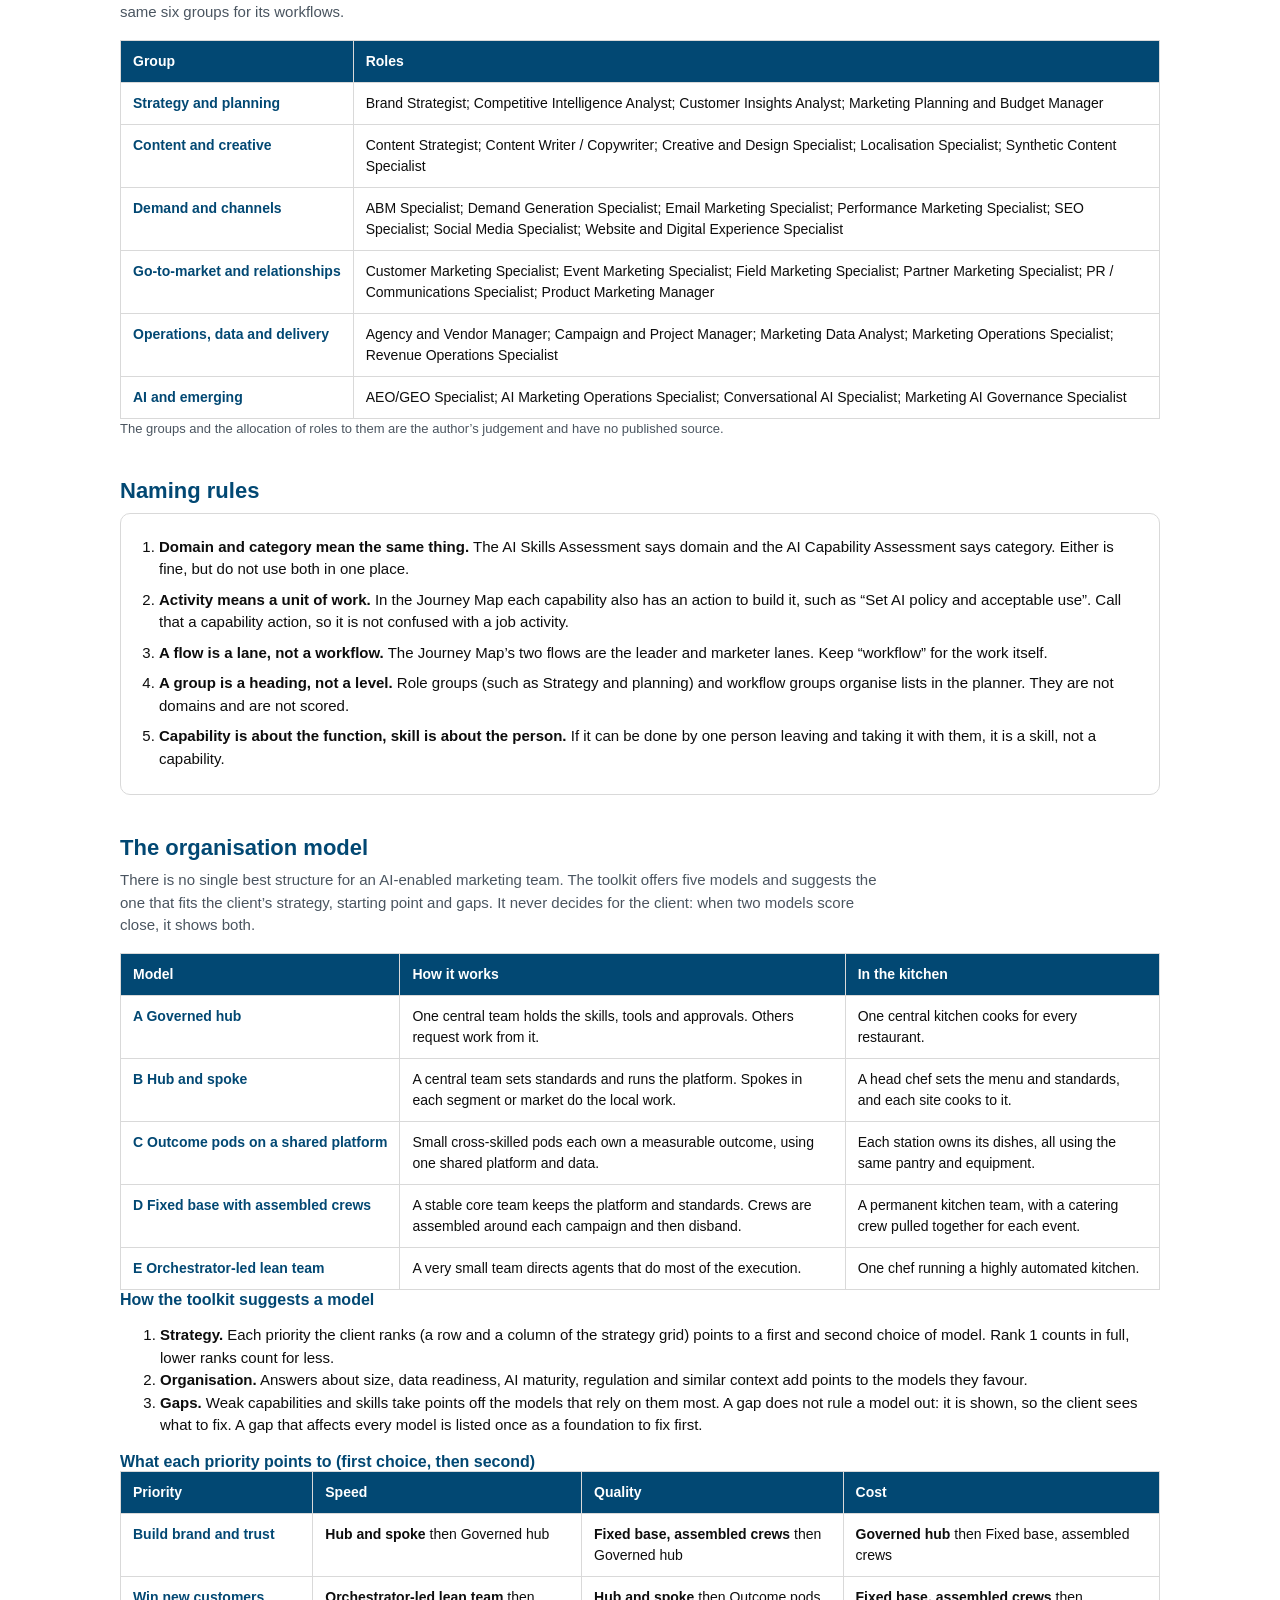
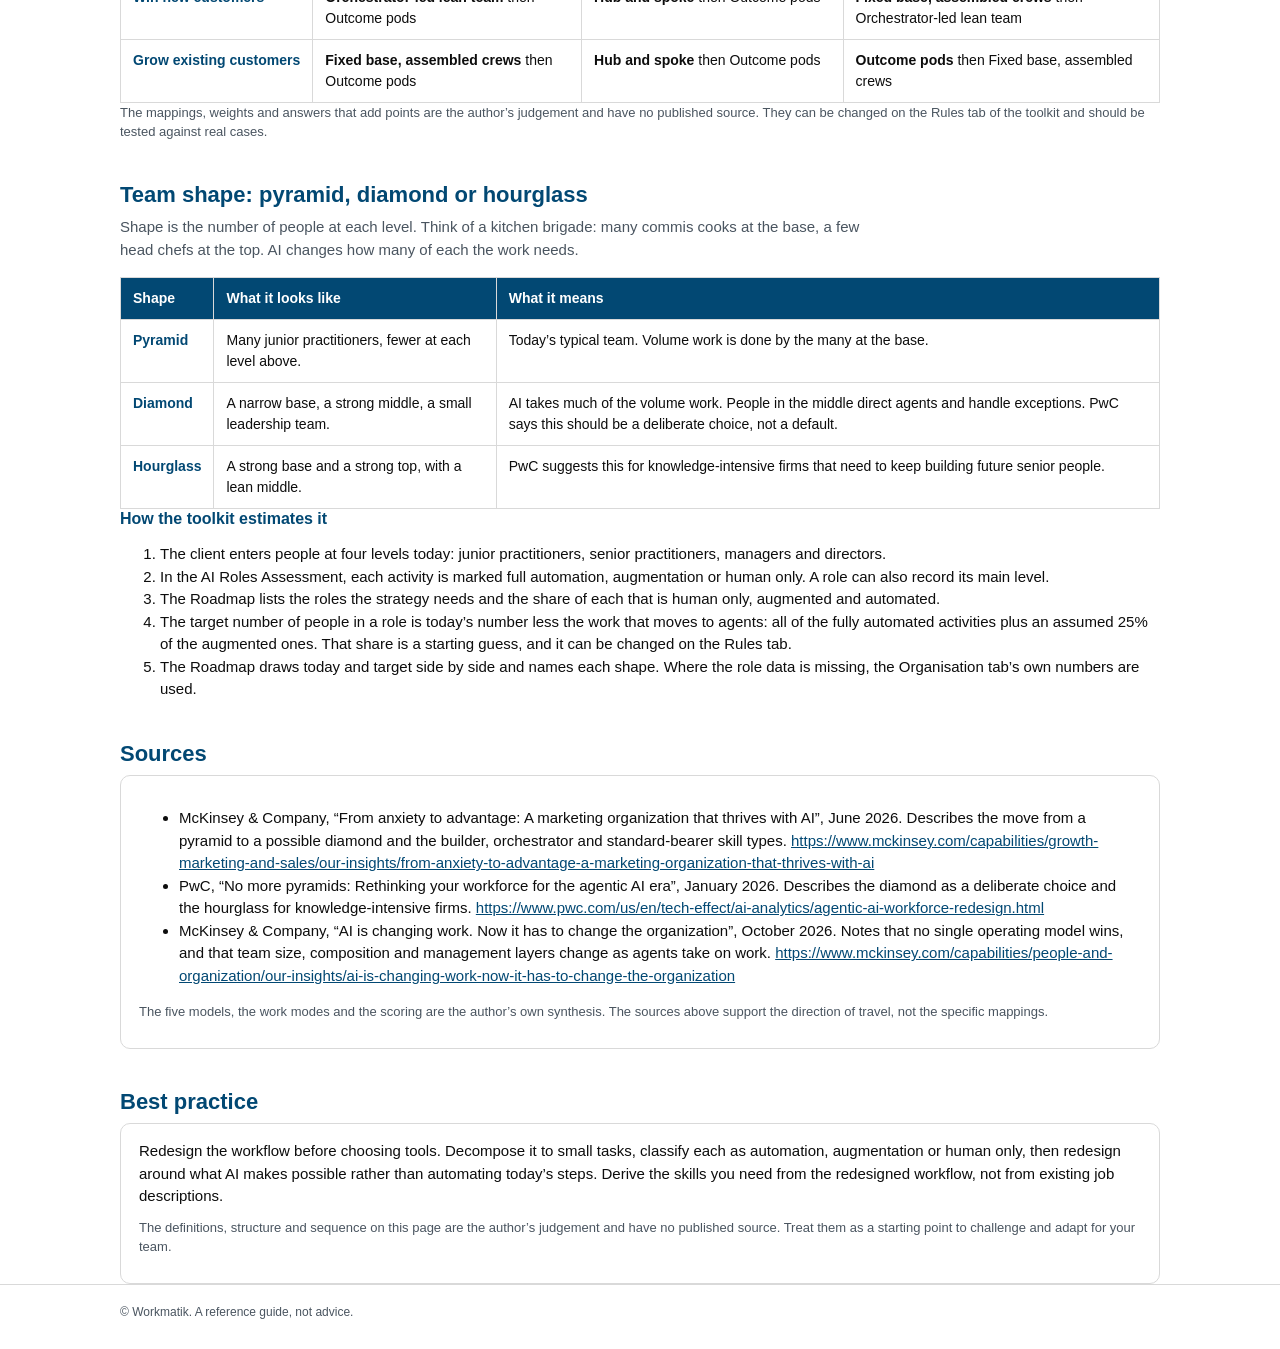
<file: framework/index.html>
<!doctype html>
<html lang="en-GB">
<head>
<meta charset="utf-8">
<meta name="viewport" content="width=device-width, initial-scale=1">
<title>AI Framework Reference | Workmatik</title>
<meta name="description" content="Definitions of domain, capability, skill, role, workflow, activity and use case, and how the Workmatik AI assessment tools fit together.">
<meta property="og:title" content="AI Framework Reference">
<meta property="og:description" content="Domain, capability, skill, role, workflow, activity and use case: what each means and how the Workmatik AI tools fit together.">
<meta property="og:type" content="website">
<meta property="og:url" content="https://scottstockwellworkmatik.github.io/ai-framework-reference/">
<meta property="og:site_name" content="Workmatik">
<meta property="og:image" content="https://scottstockwellworkmatik.github.io/ai-framework-reference/og-image-framework.png">
<meta property="og:image:width" content="1200">
<meta property="og:image:height" content="630">
<meta property="og:image:alt" content="AI Framework Reference by Workmatik: how capabilities, skills, workflows and use cases fit together">
<meta name="twitter:card" content="summary_large_image">
<link rel="icon" type="image/png" href="favicon-96x96.png" sizes="96x96">
<link rel="icon" type="image/svg+xml" href="favicon.svg">
<link rel="shortcut icon" href="favicon.ico">
<link rel="apple-touch-icon" sizes="180x180" href="apple-touch-icon.png">
<meta name="apple-mobile-web-app-title" content="AI Framework">
<link rel="manifest" href="site.webmanifest">
<link rel="stylesheet" href="css/styles.css">
<base target="_top">
<style>
html.embed body{background:#fff}
html.embed .site-header{background:#fff;padding:8px 0 0;border:0}
html.embed .site-header .logo,html.embed .site-header .privacy-chip,html.embed .skip,html.embed .site-footer,html.embed .tk-back{display:none!important}
html.embed .site-header h1{font-size:24px;color:#024873}
html.embed .site-header .header-inner{display:block}
</style>
<script>
(function(){
  if (!/[?&]embed=1/.test(location.search)) return;
  document.documentElement.classList.add('embed');
  function send(){ var h=Math.ceil(document.documentElement.scrollHeight); try{ parent.postMessage({type:'tk-height',h:h,page:location.pathname},'*'); }catch(e){} }
  window.addEventListener('load',function(){ send(); if (window.ResizeObserver) new ResizeObserver(send).observe(document.body); setInterval(send,1500); });
})();
</script>
</head>
<body>
<a class="skip" href="#main">Skip to content</a>
<header class="site-header">
  <div class="wrap">
    <img class="logo" src="assets/logo-black.svg" alt="Workmatik">
    <h1>AI Framework Reference</h1>
    <p class="sub">What domain, capability, skill, workflow, activity and use case each mean, and how the Workmatik AI tools fit together.</p>
  </div>
</header>

<main id="main" class="wrap">

  <h2>The terms at a glance</h2>
  <p class="lead">One word per level, used the same way in every tool. Capabilities and skills describe what can be done. Roles, workflows, activities and use cases describe the work.</p>
  <table class="defs">
    <thead><tr><th>Term</th><th>What it is</th><th>Question it answers</th><th>Level</th><th>Real example</th></tr></thead>
    <tbody>
      <tr><td>Domain</td><td>A subject area that groups related items. It is a heading, not something that can be scored on its own.</td><td>Which area is this in?</td><td><span class="tag">Grouping</span></td><td>&ldquo;Data &amp; privacy&rdquo; (AI Skills Assessment)</td></tr>
      <tr><td>Capability</td><td>Something a team or function can do reliably, repeatedly and with evidence. It does not depend on one person.</td><td>Can the function do this?</td><td><span class="tag">Team or function</span></td><td>G1, &ldquo;Set AI policy and acceptable use&rdquo;</td></tr>
      <tr><td>Skill</td><td>What an individual knows or can do, rated by level.</td><td>Can this person do this?</td><td><span class="tag">Individual</span></td><td>&ldquo;Assesses AI tools against EU AI Act classification criteria&rdquo; at Level 3</td></tr>
      <tr><td>Role</td><td>A job, made up of tasks and activities.</td><td>Who does the work?</td><td><span class="tag work">Work</span></td><td>Content Writer / Copywriter</td></tr>
      <tr><td>Workflow</td><td>A repeatable sequence of steps, handoffs and decisions that turns an input into an outcome, usually across several roles.</td><td>How does the work flow, end to end?</td><td><span class="tag work">Work</span></td><td>Content planning to publication (WF01)</td></tr>
      <tr><td>Activity</td><td>One unit of work inside a role and inside a workflow. This is the shared unit.</td><td>What exactly is done?</td><td><span class="tag work">Work</span></td><td>&ldquo;Blog post writing&rdquo;</td></tr>
      <tr><td>Use case</td><td>A specific application of AI to a specific activity or workflow, for a stated outcome.</td><td>Where and how do we apply AI?</td><td><span class="tag work">Work</span></td><td>That activity classed as Augmentation: AI supports, a person decides</td></tr>
    </tbody>
  </table>

  <h2>An analogy: a restaurant kitchen</h2>
  <div class="card">
    <ul class="kitchen">
      <li><b>Domain</b> is the section of the kitchen, such as pastry or grill.</li>
      <li><b>Capability</b> is the kitchen being able to put out a perfect dessert at 200 covers, however many cooks are on shift.</li>
      <li><b>Skill</b> is one chef&rsquo;s knife work or piping.</li>
      <li><b>Role</b> is the station a cook works.</li>
      <li><b>Workflow</b> is a dish&rsquo;s journey from order ticket through each station to the plate.</li>
      <li><b>Activity</b> is one step on that journey, such as plating the sauce.</li>
      <li><b>Use case</b> is tonight&rsquo;s decision to use a new machine at one step, or to redesign the whole dish.</li>
    </ul>
    <p class="hint" style="margin-top:8px">Skills build capabilities, and capabilities make use cases possible. A use case fails when the capability is missing, even if individual skills are strong. A brilliant prompter with no approved data or policy still cannot deliver.</p>
  </div>

  <h2>How they nest</h2>
  <p class="lead">Two sides of one organisation. The left asks what it is able to do. The right asks what work it does. Use cases sit where the two meet.</p>
  <div class="tree">
    <div class="col cap">
      <h3>What the organisation can do</h3>
      <div class="node">Domain or category<small>The heading that groups related items</small></div>
      <div class="indent">
        <div class="node">Capability<small>Function level. Scored in the AI Capability Assessment</small></div>
        <div class="node">Skill<small>Individual level. Scored in the AI Skills Assessment</small></div>
      </div>
    </div>
    <div class="col work">
      <h3>What work it does</h3>
      <div class="node">Role &rarr; Task &rarr; Activity<small>Who does what. Sorted in the AI Roles Assessment</small></div>
      <div class="node">Workflow &rarr; Step &rarr; Activity<small>How the work flows end to end</small></div>
      <p class="hint" style="margin:0">The same activity belongs to one role and sits in one or more workflows. Roles are the vertical slices, workflows the horizontal ones.</p>
    </div>
  </div>
  <div class="usecase"><b>Use case</b> = an AI intervention at one activity or step, or a redesign of a whole workflow. It needs capabilities (the function can support it) and skills (people can deliver it).</div>

  <h2>Work modes</h2>
  <p class="lead">A work mode is the kind of work a person is accountable for at a given moment. One person can work in more than one mode, so a campaign manager might be a Practitioner in one task and an Orchestrator in the next. Work modes are the Workmatik framework, not research findings. They describe the type of person who does a job, not the job itself.</p>
  <table class="defs">
    <thead><tr><th>Work mode</th><th>What they do</th><th>In the kitchen</th></tr></thead>
    <tbody>
      <tr><td><b>Strategist</b></td><td>Owns outcomes and makes judgement calls. Sets direction for agents, decides when AI output is good enough and when it needs human intervention, and holds the commercial accountability for the pod&rsquo;s results.</td><td>The head chef, who decides the menu and when a dish is good enough to leave the pass</td></tr>
      <tr><td><b>Orchestrator</b></td><td>Designs and manages the agent workflows. Defines the quality parameters agents work within, supervises execution at scale, catches failure modes before they compound, and keeps improving the workflow design as capability matures.</td><td>The kitchen manager who designs the stations and how orders flow between them</td></tr>
      <tr><td><b>Builder</b></td><td>Builds and maintains the agents and automations that the workflows run on, and tests them before others rely on them. An interim mode: as agent building becomes a core skill, it is expected to merge into Practitioner.</td><td>The person who sets up and maintains the new equipment so the cooks can use it</td></tr>
      <tr><td><b>Governor</b></td><td>Owns the human decision gates: brand safety, compliance review, quality assurance on AI-generated content, and escalation when an agent output falls outside acceptable parameters.</td><td>The person who checks allergens and hygiene before a plate goes out</td></tr>
      <tr><td><b>Practitioner</b></td><td>Teams with the agents and uses AI to deliver campaigns, build relationships and drive impact, to delight customers with the organisation&rsquo;s products and services.</td><td>The cook who works the station with the new equipment</td></tr>
    </tbody>
  </table>
  <p class="hint"><b>Mindset is different.</b> A mindset is how someone works across all five modes, such as an innovator&rsquo;s curiosity. It is not a sixth mode: an innovative Governor and an innovative Practitioner still do different work.</p>
  <p class="hint"><b>Related research.</b> McKinsey &amp; Company, &ldquo;From anxiety to advantage: A marketing organization that thrives with AI&rdquo; (June 2026), names builders, orchestrators and standard bearers as marketing skill types and describes the same shift from a pyramid to a possible diamond. https://www.mckinsey.com/capabilities/growth-marketing-and-sales/our-insights/from-anxiety-to-advantage-a-marketing-organization-that-thrives-with-ai</p>
  <h3>How much each organisation model leans on each work mode</h3>
  <table class="defs">
    <thead><tr><th>Organisation model</th><th>Strategist</th><th>Orchestrator</th><th>Builder</th><th>Governor</th><th>Practitioner</th></tr></thead>
    <tbody>
      <tr><td><b>A</b> Governed hub</td><td>Medium</td><td>High</td><td>Medium</td><td>High</td><td>Medium</td></tr>
      <tr><td><b>B</b> Hub and spoke</td><td>Medium</td><td>Medium</td><td>High</td><td>Medium</td><td>High</td></tr>
      <tr><td><b>C</b> Outcome pods on a shared platform</td><td>High</td><td>Medium</td><td>Medium</td><td>Medium</td><td>High</td></tr>
      <tr><td><b>D</b> Fixed base with assembled crews</td><td>High</td><td>Medium</td><td>Medium</td><td>High</td><td>High</td></tr>
      <tr><td><b>E</b> Orchestrator-led lean team</td><td>High</td><td>High</td><td>High</td><td>Medium</td><td>Low</td></tr>
    </tbody>
  </table>
  <p class="hint">Draft ratings built from the research brief&rsquo;s description of each model. They are a starting point to test with clients, not findings.</p>

  <h2>Worked example, from the tools themselves</h2>
  <p class="lead">One activity from the AI Roles Assessment, placed in a workflow from the AI Workflow Assessment and traced back to the capabilities and skills that would make it work. The links between them are the author&rsquo;s judgement.</p>
  <div class="chain">
    <div class="link"><span class="k">Role</span><span>Content Writer / Copywriter (R02), in the group Content and creative</span></div>
    <div class="link"><span class="k">Task</span><span>Content Creation</span></div>
    <div class="link"><span class="k">Activity</span><span>Blog post writing (A025), classified <b>Augmentation</b> in the AI Roles Assessment</span></div>
    <div class="link"><span class="k">Workflow</span><span>Content planning to publication (WF01): content gap analysis, editorial calendar, content brief, blog post writing, fact checking, brand voice check, editing, publishing, performance reporting. Blog post writing is step 4 of 9.</span></div>
    <div class="link"><span class="k">Use case</span><span>AI produces a first draft of the blog post, a person edits and approves it.</span></div>
    <div class="link"><span class="k">Capabilities needed</span><span>G1 Policy and acceptable use &middot; D2 Data quality and availability &middot; W3 Human-in-the-loop design &middot; W2 End-to-end redesign and embedding</span></div>
    <div class="link"><span class="k">Skills needed</span><span>Domains from the AI Skills Assessment: AI literacy, Ethics, Tools, Data &amp; privacy</span></div>
  </div>

  <h2>How the tools fit together</h2>
  <p class="lead">Read in order, they answer six questions: <b>Why</b> are we doing this, <b>where are we now</b>, <b>what work</b> delivers it, <b>who</b> does it and how, <b>can we</b> (organisation and people), and <b>in what order</b>. The Journey Map and Skills Map are reference modules outside the path.</p>
  <div class="apps">
    <div class="app"><div><span class="step-n">1</span><h3 style="display:inline">AI Toolkit: Strategy</h3></div><span class="lvl">Why?</span><p class="q">What is the organisation for, and how will we know it is succeeding? Record your purpose and the measures that show business success, then rank the few that matter most. Every later choice traces back to these.</p><a class="go" href="../#strategy">Open the Strategy tab</a></div>
    <div class="app"><div><span class="step-n">2</span><h3 style="display:inline">AI Toolkit: Organisation</h3></div><span class="lvl">Where are we now?</span><p class="q">Where are we now? Answer 23 short questions about how marketing is organised today: who decides, where AI skills sit, governance, sourcing, size and AI position. It is a snapshot of today, not a target. Add your own options.</p><a class="go" href="../#organisation">Open the Organisation tab</a></div>
    <div class="app"><div><span class="step-n">3</span><h3 style="display:inline">AI Workflow Assessment</h3></div><span class="lvl">What work?</span><p class="q">Which workflows first? Scores 31 starter workflows (or your own) on value, feasibility and risk, adds an indicative EU AI Act tier, and ranks the use cases to start with. You choose and tag workflows first, then load your Roles file to check they agree before scoring.</p><a class="go" href="https://scottstockwellworkmatik.github.io/ai-workflow-assessment/">Open the tool</a></div>
    <div class="app"><div><span class="step-n">4</span><h3 style="display:inline">AI Roles Assessment</h3></div><span class="lvl">Who, and how?</span><p class="q">Where could AI apply? Classifies 519 activities across 31 roles, in six groups, as full automation, augmentation or human only. Loads your Workflow file to tick the activities your workflows need. You can add your own roles and activities.</p><a class="go" href="https://scottstockwellworkmatik.github.io/ai-roles-assessment/">Open the tool</a></div>
    <div class="app"><div><span class="step-n">5</span><h3 style="display:inline">AI Capability Assessment</h3></div><span class="lvl">Can we? Organisation</span><p class="q">Can the function support it? Scores 35 capabilities across seven categories and shows critical gaps.</p><a class="go" href="https://scottstockwellworkmatik.github.io/ai-capability-assessment/">Open the tool</a></div>
    <div class="app"><div><span class="step-n">6</span><h3 style="display:inline">AI Skills Assessment</h3></div><span class="lvl">Can we? People</span><p class="q">Can the people deliver it? Rates six domains across five levels, with EU AI Act indicators.</p><a class="go" href="https://scottstockwellworkmatik.github.io/ai-skills-assessment/">Open the tool</a></div>
    <div class="app"><div><span class="step-n">7</span><h3 style="display:inline">AI Toolkit: Roadmap</h3></div><span class="lvl">In what order?</span><p class="q">What do we do first, and what must be fixed before that? A guided path through the tools above. Its Roadmap tab combines their Excel files with your strategy into one sequence of workflows, foundations and skills to build.</p><a class="go" href="https://scottstockwellworkmatik.github.io/workmatik-ai-toolkit/">Open the toolkit</a></div>
    <div class="app"><div><span class="step-n">R</span><h3 style="display:inline">Reference: Marketing AI Journey Map</h3></div><span class="lvl">Reference</span><p class="q">How could the foundations be built? Shows what each of 35 capability actions needs first and what it unlocks, across a leader flow and a marketer flow. A stand-alone reference module: not a step on the path.</p><a class="go" href="https://scottstockwellworkmatik.github.io/ai-journey-map/">Open the tool</a></div>
    <div class="app"><div><span class="step-n">R</span><h3 style="display:inline">Reference: Marketing Skills Map</h3></div><span class="lvl">Reference</span><p class="q">Which skills matter most, and where does the team have gaps? Ranks the top 10 skills and rates coverage. A stand-alone reference module: not a step on the path.</p><a class="go" href="https://scottstockwellworkmatik.github.io/ai-skills-map/">Open the tool</a></div>
  </div>

  <h2>How the files connect</h2>
  <p class="lead">Each tool downloads an Excel file. Items carry a stable ID, so another tool can recognise them even if the wording changes. Nothing is sent anywhere: files move only when you download and load them.</p>
  <table class="defs">
    <thead><tr><th>Item</th><th>ID</th><th>Your own</th><th>Set by</th></tr></thead>
    <tbody>
      <tr><td>Role</td><td>R01 to R31</td><td>RC01 onwards</td><td>AI Roles Assessment</td></tr>
      <tr><td>Activity</td><td>A001 to A519</td><td>AC001 onwards</td><td>AI Roles Assessment</td></tr>
      <tr><td>Workflow</td><td>WF01 to WF31</td><td>WFC01 onwards</td><td>AI Workflow Assessment</td></tr>
      <tr><td>Capability</td><td>S1, W1, O1 and so on, one letter and a number</td><td>Not yet</td><td>AI Capability Assessment</td></tr>
      <tr><td>Skill domain</td><td>SD01 to SD06</td><td>Not yet</td><td>AI Skills Assessment</td></tr>
      <tr><td>Marketing skill</td><td>MS01 to MS10</td><td>Not yet</td><td>Marketing Skills Map</td></tr>
    </tbody>
  </table>
  <div class="usecase"><b>Working today:</b> every tool&rsquo;s Excel file carries its IDs in a &ldquo;Workmatik data&rdquo; sheet. The AI Workflow Assessment loads a file from the AI Roles Assessment, so workflows and steps follow the roles and activities you put in scope, including your own. The AI Capability Assessment loads a file from the AI Workflow Assessment and shows which capabilities your scored workflows depend on. The Strategy tab in the AI Toolkit holds your purpose, your business measures and their priority order. The AI Workflow Assessment loads that file so each workflow can be tagged with the priorities it supports. The Roadmap tab loads any combination of the tools&rsquo; files and joins them on these IDs, in your priority order, into one sequence: workflows to start, capabilities to fix first and skills to build. <b>Planned:</b> the skills tools reading the workflow and capability files.</div>

  <h2>Role groups</h2>
  <p class="lead">The AI Roles Assessment lists roles in six groups, alphabetical within each. The AI Workflow Assessment uses the same six groups for its workflows.</p>
  <table class="defs">
    <thead><tr><th>Group</th><th>Roles</th></tr></thead>
    <tbody>
      <tr><td>Strategy and planning</td><td>Brand Strategist; Competitive Intelligence Analyst; Customer Insights Analyst; Marketing Planning and Budget Manager</td></tr>
      <tr><td>Content and creative</td><td>Content Strategist; Content Writer / Copywriter; Creative and Design Specialist; Localisation Specialist; Synthetic Content Specialist</td></tr>
      <tr><td>Demand and channels</td><td>ABM Specialist; Demand Generation Specialist; Email Marketing Specialist; Performance Marketing Specialist; SEO Specialist; Social Media Specialist; Website and Digital Experience Specialist</td></tr>
      <tr><td>Go-to-market and relationships</td><td>Customer Marketing Specialist; Event Marketing Specialist; Field Marketing Specialist; Partner Marketing Specialist; PR / Communications Specialist; Product Marketing Manager</td></tr>
      <tr><td>Operations, data and delivery</td><td>Agency and Vendor Manager; Campaign and Project Manager; Marketing Data Analyst; Marketing Operations Specialist; Revenue Operations Specialist</td></tr>
      <tr><td>AI and emerging</td><td>AEO/GEO Specialist; AI Marketing Operations Specialist; Conversational AI Specialist; Marketing AI Governance Specialist</td></tr>
    </tbody>
  </table>
  <p class="hint">The groups and the allocation of roles to them are the author&rsquo;s judgement and have no published source.</p>

  <h2>Naming rules</h2>
  <div class="card">
    <ol class="rules">
      <li><b>Domain and category mean the same thing.</b> The AI Skills Assessment says domain and the AI Capability Assessment says category. Either is fine, but do not use both in one place.</li>
      <li><b>Activity means a unit of work.</b> In the Journey Map each capability also has an action to build it, such as &ldquo;Set AI policy and acceptable use&rdquo;. Call that a capability action, so it is not confused with a job activity.</li>
      <li><b>A flow is a lane, not a workflow.</b> The Journey Map&rsquo;s two flows are the leader and marketer lanes. Keep &ldquo;workflow&rdquo; for the work itself.</li>
      <li><b>A group is a heading, not a level.</b> Role groups (such as Strategy and planning) and workflow groups organise lists in the planner. They are not domains and are not scored.</li>
      <li><b>Capability is about the function, skill is about the person.</b> If it can be done by one person leaving and taking it with them, it is a skill, not a capability.</li>
    </ol>
  </div>

  <h2>The organisation model</h2>
  <p class="lead">There is no single best structure for an AI-enabled marketing team. The toolkit offers five models and suggests the one that fits the client&rsquo;s strategy, starting point and gaps. It never decides for the client: when two models score close, it shows both.</p>
  <table class="defs">
    <thead><tr><th>Model</th><th>How it works</th><th>In the kitchen</th></tr></thead>
    <tbody>
      <tr><td><b>A</b> Governed hub</td><td>One central team holds the skills, tools and approvals. Others request work from it.</td><td>One central kitchen cooks for every restaurant.</td></tr>
      <tr><td><b>B</b> Hub and spoke</td><td>A central team sets standards and runs the platform. Spokes in each segment or market do the local work.</td><td>A head chef sets the menu and standards, and each site cooks to it.</td></tr>
      <tr><td><b>C</b> Outcome pods on a shared platform</td><td>Small cross-skilled pods each own a measurable outcome, using one shared platform and data.</td><td>Each station owns its dishes, all using the same pantry and equipment.</td></tr>
      <tr><td><b>D</b> Fixed base with assembled crews</td><td>A stable core team keeps the platform and standards. Crews are assembled around each campaign and then disband.</td><td>A permanent kitchen team, with a catering crew pulled together for each event.</td></tr>
      <tr><td><b>E</b> Orchestrator-led lean team</td><td>A very small team directs agents that do most of the execution.</td><td>One chef running a highly automated kitchen.</td></tr>
    </tbody>
  </table>
  <h3>How the toolkit suggests a model</h3>
  <ol class="steps">
    <li><b>Strategy.</b> Each priority the client ranks (a row and a column of the strategy grid) points to a first and second choice of model. Rank 1 counts in full, lower ranks count for less.</li>
    <li><b>Organisation.</b> Answers about size, data readiness, AI maturity, regulation and similar context add points to the models they favour.</li>
    <li><b>Gaps.</b> Weak capabilities and skills take points off the models that rely on them most. A gap does not rule a model out: it is shown, so the client sees what to fix. A gap that affects every model is listed once as a foundation to fix first.</li>
  </ol>
  <h3>What each priority points to (first choice, then second)</h3>
  <div class="table-scroll"><table class="defs">
    <thead><tr><th>Priority</th><th>Speed</th><th>Quality</th><th>Cost</th></tr></thead>
    <tbody>
<tr><td>Build brand and trust</td><td><b>Hub and spoke</b> then Governed hub</td><td><b>Fixed base, assembled crews</b> then Governed hub</td><td><b>Governed hub</b> then Fixed base, assembled crews</td></tr>
<tr><td>Win new customers</td><td><b>Orchestrator-led lean team</b> then Outcome pods</td><td><b>Hub and spoke</b> then Outcome pods</td><td><b>Fixed base, assembled crews</b> then Orchestrator-led lean team</td></tr>
<tr><td>Grow existing customers</td><td><b>Fixed base, assembled crews</b> then Outcome pods</td><td><b>Hub and spoke</b> then Outcome pods</td><td><b>Outcome pods</b> then Fixed base, assembled crews</td></tr>
    </tbody>
  </table></div>
  <p class="hint">The mappings, weights and answers that add points are the author&rsquo;s judgement and have no published source. They can be changed on the Rules tab of the toolkit and should be tested against real cases.</p>

  <h2>Team shape: pyramid, diamond or hourglass</h2>
  <p class="lead">Shape is the number of people at each level. Think of a kitchen brigade: many commis cooks at the base, a few head chefs at the top. AI changes how many of each the work needs.</p>
  <table class="defs">
    <thead><tr><th>Shape</th><th>What it looks like</th><th>What it means</th></tr></thead>
    <tbody>
      <tr><td><b>Pyramid</b></td><td>Many junior practitioners, fewer at each level above.</td><td>Today&rsquo;s typical team. Volume work is done by the many at the base.</td></tr>
      <tr><td><b>Diamond</b></td><td>A narrow base, a strong middle, a small leadership team.</td><td>AI takes much of the volume work. People in the middle direct agents and handle exceptions. PwC says this should be a deliberate choice, not a default.</td></tr>
      <tr><td><b>Hourglass</b></td><td>A strong base and a strong top, with a lean middle.</td><td>PwC suggests this for knowledge-intensive firms that need to keep building future senior people.</td></tr>
    </tbody>
  </table>
  <h3>How the toolkit estimates it</h3>
  <ol class="steps">
    <li>The client enters people at four levels today: junior practitioners, senior practitioners, managers and directors.</li>
    <li>In the AI Roles Assessment, each activity is marked full automation, augmentation or human only. A role can also record its main level.</li>
    <li>The Roadmap lists the roles the strategy needs and the share of each that is human only, augmented and automated.</li>
    <li>The target number of people in a role is today&rsquo;s number less the work that moves to agents: all of the fully automated activities plus an assumed 25% of the augmented ones. That share is a starting guess, and it can be changed on the Rules tab.</li>
    <li>The Roadmap draws today and target side by side and names each shape. Where the role data is missing, the Organisation tab&rsquo;s own numbers are used.</li>
  </ol>

  <h2>Sources</h2>
  <div class="card">
    <ul>
      <li>McKinsey &amp; Company, &ldquo;From anxiety to advantage: A marketing organization that thrives with AI&rdquo;, June 2026. Describes the move from a pyramid to a possible diamond and the builder, orchestrator and standard-bearer skill types. <a href="https://www.mckinsey.com/capabilities/growth-marketing-and-sales/our-insights/from-anxiety-to-advantage-a-marketing-organization-that-thrives-with-ai">https://www.mckinsey.com/capabilities/growth-marketing-and-sales/our-insights/from-anxiety-to-advantage-a-marketing-organization-that-thrives-with-ai</a></li>
      <li>PwC, &ldquo;No more pyramids: Rethinking your workforce for the agentic AI era&rdquo;, January 2026. Describes the diamond as a deliberate choice and the hourglass for knowledge-intensive firms. <a href="https://www.pwc.com/us/en/tech-effect/ai-analytics/agentic-ai-workforce-redesign.html">https://www.pwc.com/us/en/tech-effect/ai-analytics/agentic-ai-workforce-redesign.html</a></li>
      <li>McKinsey &amp; Company, &ldquo;AI is changing work. Now it has to change the organization&rdquo;, October 2026. Notes that no single operating model wins, and that team size, composition and management layers change as agents take on work. <a href="https://www.mckinsey.com/capabilities/people-and-organization/our-insights/ai-is-changing-work-now-it-has-to-change-the-organization">https://www.mckinsey.com/capabilities/people-and-organization/our-insights/ai-is-changing-work-now-it-has-to-change-the-organization</a></li>
    </ul>
    <p class="hint">The five models, the work modes and the scoring are the author&rsquo;s own synthesis. The sources above support the direction of travel, not the specific mappings.</p>
  </div>

  <h2>Best practice</h2>
  <div class="card">
    <p>Redesign the workflow before choosing tools. Decompose it to small tasks, classify each as automation, augmentation or human only, then redesign around what AI makes possible rather than automating today&rsquo;s steps. Derive the skills you need from the redesigned workflow, not from existing job descriptions.</p>
    <p class="hint">The definitions, structure and sequence on this page are the author&rsquo;s judgement and have no published source. Treat them as a starting point to challenge and adapt for your team.</p>
  </div>
</main>

<footer class="site-footer">
  <div class="wrap"><p>&copy; Workmatik. A reference guide, not advice.</p></div>
</footer>
</body>
</html>
</file>
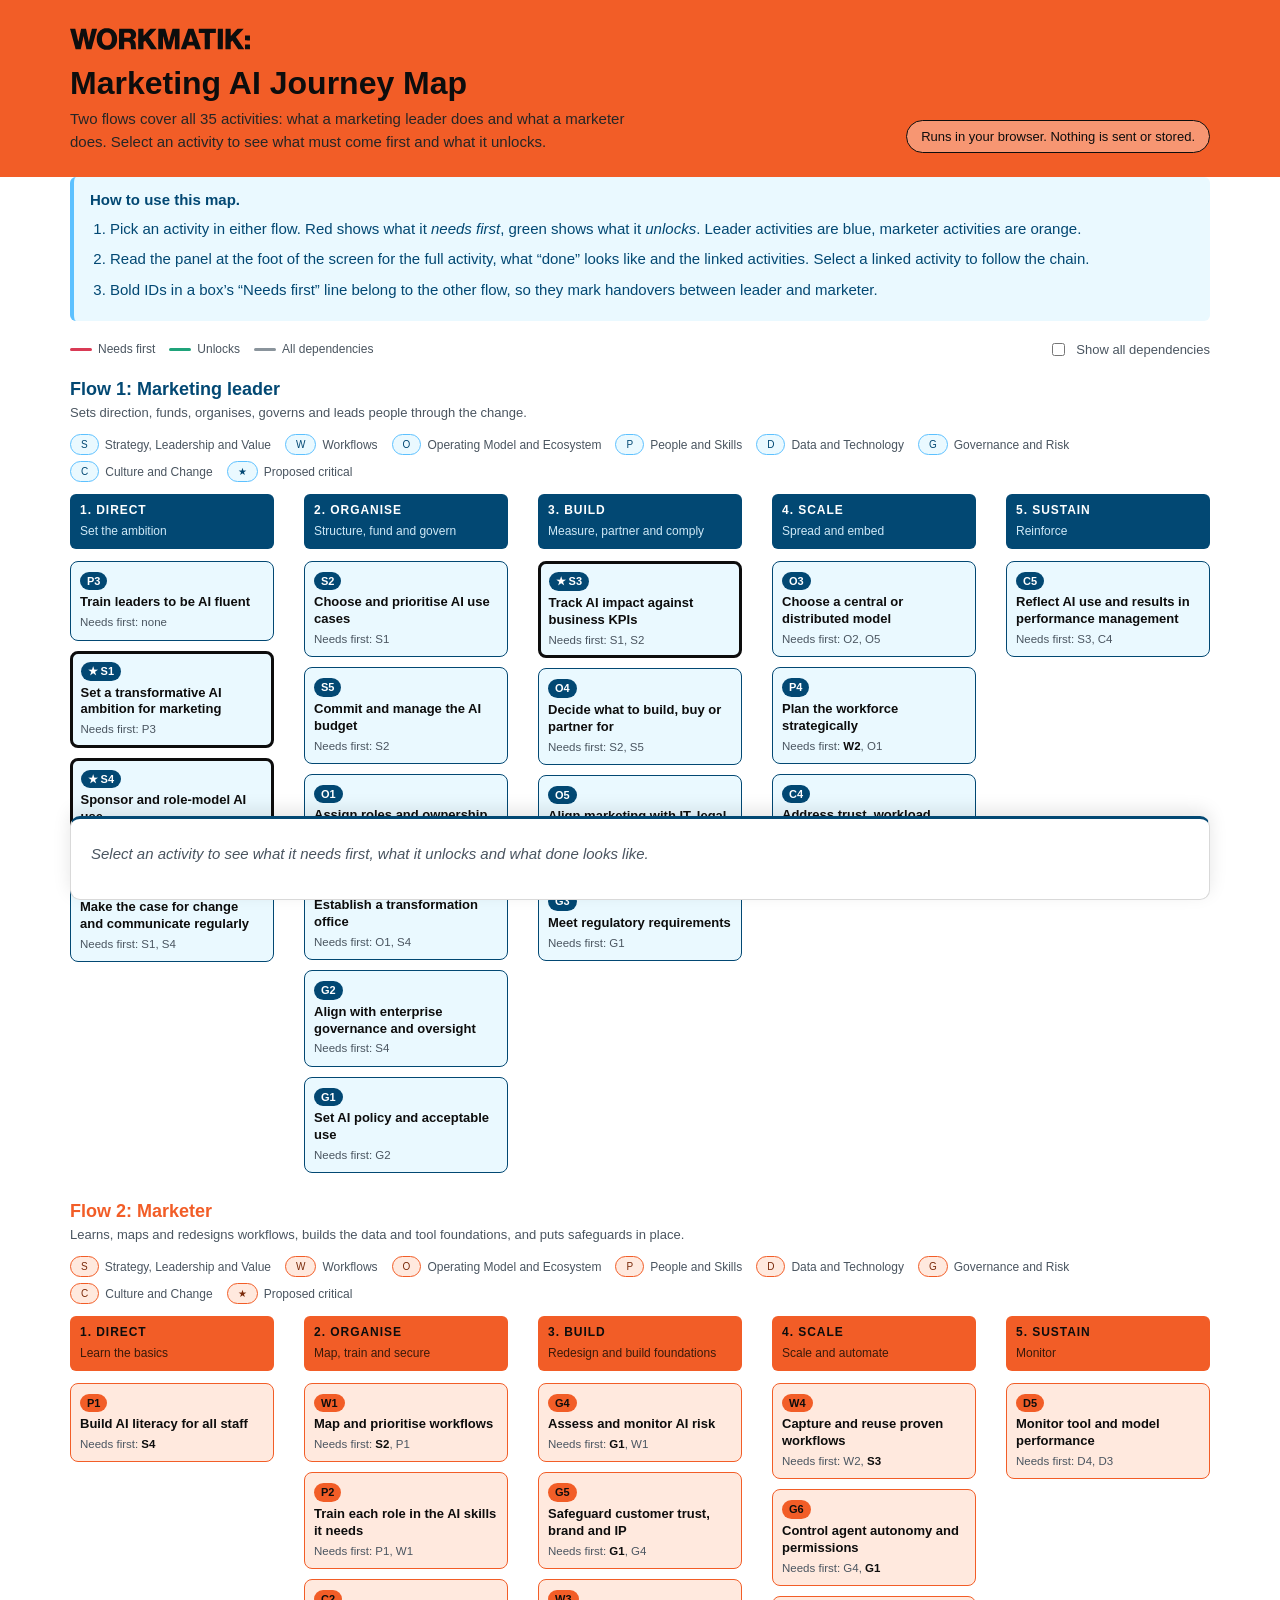
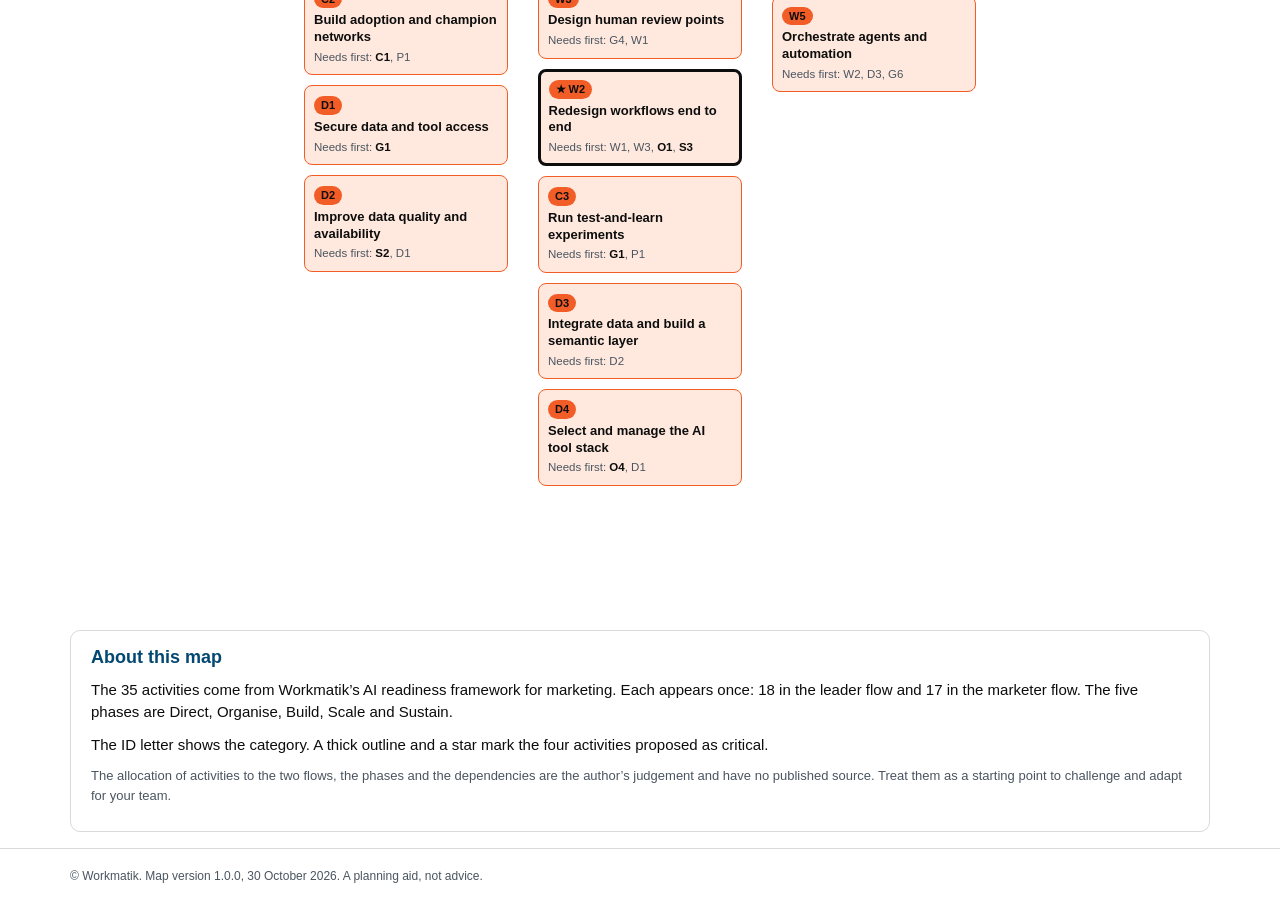
<file: journey/index.html>
<!doctype html>
<html lang="en-GB">
<head>
<meta charset="utf-8">
<meta name="viewport" content="width=device-width, initial-scale=1">
<title>Marketing AI Journey Map | Workmatik</title>
<meta name="description" content="Step through the AI transformation journey for marketing. Two flows, one for the marketing leader and one for the marketer, cover 35 activities and show what must come first.">
<meta property="og:title" content="Marketing AI Journey Map">
<meta property="og:description" content="Two flows, 35 activities. See what a marketing leader and a marketer each need to do, in what order, and what depends on what.">
<meta property="og:type" content="website">
<meta property="og:url" content="https://scottstockwellworkmatik.github.io/ai-journey-map/">
<meta property="og:site_name" content="Workmatik">
<meta property="og:image" content="https://scottstockwellworkmatik.github.io/ai-journey-map/og-image-journey-v2.png">
<meta property="og:image:width" content="1200">
<meta property="og:image:height" content="630">
<meta property="og:image:alt" content="Marketing AI Journey Map by Workmatik: two flows of activities, one for the marketing leader and one for the marketer, across five phases with dependencies highlighted">
<meta name="twitter:card" content="summary_large_image">
<link rel="icon" type="image/png" href="favicon-96x96.png" sizes="96x96">
<link rel="icon" type="image/svg+xml" href="favicon.svg">
<link rel="shortcut icon" href="favicon.ico">
<link rel="apple-touch-icon" sizes="180x180" href="apple-touch-icon.png">
<link rel="manifest" href="site.webmanifest">
<link rel="stylesheet" href="css/styles.css">
<base target="_top">
<style>
html.embed body{background:#fff}
html.embed .site-header{background:#fff;padding:8px 0 0;border:0}
html.embed .site-header .logo,html.embed .site-header .privacy-chip,html.embed .skip,html.embed .site-footer,html.embed .tk-back{display:none!important}
html.embed .site-header h1{font-size:24px;color:#024873}
html.embed .site-header .header-inner{display:block}
html.embed .wrap{max-width:none}
</style>
<script>
(function(){
  if (!/[?&]embed=1/.test(location.search)) return;
  document.documentElement.classList.add('embed');
  function send(){ var h=Math.ceil(document.documentElement.scrollHeight); try{ parent.postMessage({type:'tk-height',h:h,page:location.pathname},'*'); }catch(e){} }
  window.addEventListener('load',function(){ send(); if (window.ResizeObserver) new ResizeObserver(send).observe(document.body); setInterval(send,1500); });
})();
</script>
</head>
<body>
<a class="skip" href="#main">Skip to the map</a>
<header class="site-header">
  <div class="wrap header-inner">
    <div>
      <img class="logo" src="assets/logo-black.svg" alt="Workmatik" id="logoScreen">
      <h1>Marketing AI Journey Map</h1>
      <p class="sub">Two flows cover all 35 activities: what a marketing leader does and what a marketer does. Select an activity to see what must come first and what it unlocks.</p>
    </div>
    <p class="privacy-chip">Runs in your browser. Nothing is sent or stored.</p>
  </div>
</header>

<main id="main" class="wrap">
  <div class="info-box">
    <strong>How to use this map.</strong>
    <ol class="steps">
      <li>Pick an activity in either flow. Red shows what it <em>needs first</em>, green shows what it <em>unlocks</em>. Leader activities are blue, marketer activities are orange.</li>
      <li>Read the panel at the foot of the screen for the full activity, what &ldquo;done&rdquo; looks like and the linked activities. Select a linked activity to follow the chain.</li>
      <li>Bold IDs in a box&rsquo;s &ldquo;Needs first&rdquo; line belong to the other flow, so they mark handovers between leader and marketer.</li>
    </ol>
  </div>

  <div id="loadError" class="error" role="alert" hidden></div>

  <div class="toolbar">
    <ul class="keyline edgekey" aria-label="Connection key"><li><span class="swatch" style="background:#D93A55"></span>Needs first</li><li><span class="swatch" style="background:#1FA37A"></span>Unlocks</li><li><span class="swatch" style="background:#8A949C"></span>All dependencies</li></ul>
    <label class="check"><input type="checkbox" id="showAll"> Show all dependencies</label>
  </div>

  <div class="map-scroll" tabindex="0" aria-label="Journey map, scrolls sideways on narrow screens">
    <div class="stage" id="stage">
      <svg class="edges" id="edges" aria-hidden="true">
        <defs>
          <marker id="m-up" viewBox="0 0 10 10" refX="8" refY="5" markerWidth="7" markerHeight="7" orient="auto"><path d="M0 0L10 5L0 10z" fill="#D93A55"/></marker>
          <marker id="m-down" viewBox="0 0 10 10" refX="8" refY="5" markerWidth="7" markerHeight="7" orient="auto"><path d="M0 0L10 5L0 10z" fill="#1FA37A"/></marker>
          <marker id="m-all" viewBox="0 0 10 10" refX="8" refY="5" markerWidth="6" markerHeight="6" orient="auto"><path d="M0 0L10 5L0 10z" fill="#8A949C"/></marker>
        </defs>
        <g id="edgeLayer"></g>
      </svg>
      <section class="flow" id="flow-L" aria-labelledby="h-L"><h2 id="h-L"></h2><p class="flow-sub" id="s-L"></p><ul class="keyline flowkey" id="key-L" aria-label="Key"></ul><div class="grid" id="g-L"></div></section>
      <section class="flow" id="flow-M" aria-labelledby="h-M"><h2 id="h-M"></h2><p class="flow-sub" id="s-M"></p><ul class="keyline flowkey" id="key-M" aria-label="Key"></ul><div class="grid" id="g-M"></div></section>
    </div>
  </div>

  <section class="card panel" id="panel" aria-live="polite"><p class="empty">Select an activity to see what it needs first, what it unlocks and what done looks like.</p></section>

  <section class="card">
    <h2>About this map</h2>
    <p>The 35 activities come from Workmatik&rsquo;s AI readiness framework for marketing. Each appears once: 18 in the leader flow and 17 in the marketer flow. The five phases are Direct, Organise, Build, Scale and Sustain.</p>
    <p>The ID letter shows the category. A thick outline and a star mark the four activities proposed as critical.</p>
    <p class="hint">The allocation of activities to the two flows, the phases and the dependencies are the author&rsquo;s judgement and have no published source. Treat them as a starting point to challenge and adapt for your team.</p>
  </section>
</main>

<footer class="site-footer">
  <div class="wrap">
    <p>&copy; Workmatik. Map version <span id="mapVersion"></span>. A planning aid, not advice.</p>
  </div>
</footer>
<script src="js/app.js"></script>
</body>
</html>
</file>
<file: css/styles.css>
/* Workmatik brand tokens */
:root {
  --orange: #F25D27;
  --orange-dark: #C8431A;
  --blue: #5DC1FF;
  --navy: #024873;
  --pale: #EAF9FF;
  --grey: #D9D9D9;
  --ink: #0D0D0D;
  --muted: #4A5560;
  --white: #FFFFFF;
  --line: #D9D9D9;

  --lv0: #D9D9D9;
  --lv1: #B5E3FF;
  --lv2: #5DC1FF;
  --lv3: #1F7CAD;
  --lv4: #024873;

  --font: "Neue Haas Grotesk Display Pro", "Neue Haas Grotesk Text Pro", "Helvetica Neue", Helvetica, Arial, sans-serif;
  --radius: 10px;
}

*, *::before, *::after { box-sizing: border-box; }
body { margin: 0; font-family: var(--font); font-size: 15px; line-height: 1.5; color: var(--ink); background: var(--white); }
.wrap { max-width: 1040px; margin: 0 auto; padding: 0 20px; }
h1, h2, h3 { font-weight: 600; line-height: 1.2; margin: 0; }
h2 { font-size: 18px; margin: 28px 0 10px; color: var(--navy); }
p { margin: 0 0 10px; }
[hidden] { display: none !important; }

.skip { position: absolute; left: -999px; top: 0; background: var(--navy); color: var(--white); padding: 8px 12px; z-index: 10; }
.skip:focus { left: 8px; top: 8px; }

/* Header */
.site-header { background: var(--orange); color: var(--ink); padding: 28px 0 24px; }
.header-inner { display: flex; gap: 24px; justify-content: space-between; align-items: flex-end; flex-wrap: wrap; }
.eyebrow { text-transform: uppercase; letter-spacing: .12em; font-size: 12px; color: var(--blue); margin: 0 0 6px; font-weight: 600; }
.logo { display: block; width: 180px; height: auto; margin: 0 0 14px; }
.site-header h1 { font-size: 32px; }
.site-header .sub { margin: 6px 0 0; color: #262626; max-width: 560px; }
.privacy-chip { margin: 0; font-size: 13px; color: var(--ink); background: rgba(255,255,255,.35); border: 1px solid var(--ink); border-radius: 999px; padding: 6px 14px; }
.privacy-chip span { color: var(--ink); }

main { padding-top: 24px; padding-bottom: 48px; }

/* Tabs */
.tabs { display: flex; gap: 6px; flex-wrap: wrap; margin-bottom: 20px; border-bottom: 2px solid var(--grey); }
.tab { font: inherit; font-weight: 600; background: none; border: 0; padding: 10px 16px; cursor: pointer; color: var(--muted); border-bottom: 3px solid transparent; margin-bottom: -2px; }
.tab:hover { color: var(--navy); }
.tab[aria-selected="true"] { color: var(--navy); border-bottom-color: var(--orange); }
:focus-visible { outline: 3px solid var(--orange); outline-offset: 2px; }

/* Boxes */
.info-box { background: var(--pale); border-left: 4px solid var(--blue); border-radius: 6px; padding: 12px 16px; margin-bottom: 18px; color: var(--navy); }
.verify-note { background: #FFF3EC; border-left: 4px solid var(--orange); padding: 10px 14px; border-radius: 6px; font-size: 13px; margin-bottom: 16px; }
.error { background: #FDE8E8; border-left: 4px solid #B42318; padding: 10px 14px; border-radius: 6px; color: #7A1010; }
.card { border: 1px solid var(--line); border-radius: var(--radius); padding: 16px 20px; margin-bottom: 16px; }
.card h2 { margin-top: 0; }
.hint { font-size: 13px; color: var(--muted); font-weight: 400; }

/* Buttons and inputs */
.btn { font: inherit; font-weight: 600; display: inline-block; padding: 9px 18px; border-radius: 8px; border: 2px solid var(--navy); background: var(--white); color: var(--navy); cursor: pointer; }
.btn:hover { background: var(--pale); }
.btn.primary { background: #C8431A; border-color: #C8431A; color: #fff; }
.btn.primary:hover { background: #9E3010; border-color: #9E3010; color: #fff; }
input[type="text"], select { font: inherit; padding: 8px 10px; border: 1px solid #8A949C; border-radius: 8px; background: var(--white); color: var(--ink); width: 100%; }
label { display: block; font-weight: 600; font-size: 13px; color: var(--navy); }
label input, label select { margin-top: 4px; font-weight: 400; }
.meta-form { display: grid; grid-template-columns: repeat(auto-fit, minmax(200px, 1fr)); gap: 14px; margin-bottom: 20px; }
.actions { display: flex; gap: 10px; flex-wrap: wrap; margin: 20px 0 8px; }

/* Domain chips */
.chips { display: flex; gap: 6px; flex-wrap: wrap; margin-bottom: 16px; }
.chip { font: inherit; font-size: 13px; padding: 5px 12px; border: 1px solid var(--navy); background: var(--white); color: var(--navy); border-radius: 999px; cursor: pointer; }
.chip[aria-pressed="true"] { background: var(--navy); color: var(--white); }

/* Domain cards */
details.domain { border: 1px solid var(--line); border-radius: var(--radius); margin-bottom: 12px; overflow: hidden; background: var(--white); }
details.domain > summary { list-style: none; cursor: pointer; padding: 14px 18px; display: flex; gap: 12px; align-items: center; }
details.domain > summary::-webkit-details-marker { display: none; }
details.domain > summary::after { content: "\25BE"; color: var(--navy); margin-left: auto; transition: transform .15s; }
details.domain[open] > summary::after { transform: rotate(180deg); }
.domain-title { font-weight: 600; font-size: 16px; color: var(--navy); }
.domain-desc { font-size: 13px; color: var(--muted); display: block; font-weight: 400; }
.badge { font-size: 12px; background: var(--pale); color: var(--navy); padding: 2px 10px; border-radius: 999px; white-space: nowrap; }
.level-grid { display: grid; grid-template-columns: repeat(5, minmax(0, 1fr)); border-top: 1px solid var(--line); }
.level-col { padding: 12px; border-right: 1px solid var(--line); }
.level-col:last-child { border-right: 0; }
.level-name { font-size: 12px; font-weight: 700; text-transform: uppercase; letter-spacing: .04em; color: var(--navy); display: flex; align-items: center; gap: 6px; }
.dot { width: 10px; height: 10px; border-radius: 50%; display: inline-block; flex: none; }
.level-sub { font-size: 12px; color: var(--muted); margin: 2px 0 8px; }
ul.skills { list-style: none; margin: 0; padding: 0; }
ul.skills li { font-size: 13px; padding: 3px 0 3px 12px; position: relative; line-height: 1.4; }
ul.skills li::before { content: ""; position: absolute; left: 0; top: 10px; width: 5px; height: 5px; border-radius: 50%; background: var(--grey); }
.eu-tag { display: inline-block; font-size: 10px; font-weight: 700; padding: 1px 6px; border-radius: 3px; background: var(--orange); color: var(--ink); margin-left: 6px; vertical-align: middle; white-space: nowrap; }

/* Assessment rows */
.assess-row { border: 1px solid var(--line); border-radius: var(--radius); padding: 14px 18px; margin-bottom: 12px; }
.assess-top { display: grid; grid-template-columns: minmax(160px, 1fr) minmax(160px, 2fr) auto; gap: 14px; align-items: center; }
.assess-name { font-weight: 600; color: var(--navy); }
.assess-name small { display: block; font-weight: 400; color: var(--muted); font-size: 12px; }
input[type="range"] { width: 100%; accent-color: var(--orange); }
.scale { display: flex; justify-content: space-between; font-size: 11px; color: var(--muted); padding: 0 2px; }
.pill { display: inline-block; min-width: 96px; text-align: center; font-size: 12px; font-weight: 700; padding: 4px 12px; border-radius: 999px; }
.pill.lv0, .pill.lv1, .pill.lv2 { color: var(--ink); }
.pill.lv3, .pill.lv4 { color: var(--white); }
.lv0 { background: var(--lv0); } .lv1 { background: var(--lv1); } .lv2 { background: var(--lv2); } .lv3 { background: var(--lv3); } .lv4 { background: var(--lv4); }
.next-step { margin-top: 10px; padding-top: 10px; border-top: 1px dashed var(--line); font-size: 13px; }
.next-step strong { color: var(--navy); }

/* Summary */
.summary-grid { display: grid; grid-template-columns: repeat(auto-fit, minmax(180px, 1fr)); gap: 12px; margin-top: 18px; }
.metric { background: var(--pale); border-radius: var(--radius); padding: 12px 16px; }
.metric .label { font-size: 12px; color: var(--muted); }
.metric .val { font-size: 22px; font-weight: 600; color: var(--navy); }

/* Rollup */
.dropzone { border: 2px dashed var(--navy); border-radius: var(--radius); padding: 22px; display: flex; gap: 14px; align-items: center; flex-wrap: wrap; background: var(--pale); }
.dropzone.over { background: #D6F0FF; }
.dropzone input[type="file"] { position: absolute; width: 1px; height: 1px; opacity: 0; }
.dropzone input[type="file"]:focus-visible + .hint { outline: 3px solid var(--orange); }
.messages { list-style: none; margin: 10px 0 0; padding: 0; font-size: 13px; }
.messages li { padding: 3px 0; }
.messages .bad { color: #7A1010; }
.messages .ok { color: #0B5A2A; }
.rollup-controls { display: flex; gap: 14px; flex-wrap: wrap; align-items: flex-end; margin: 18px 0 4px; }
.rollup-controls label { min-width: 170px; }
.avg-row { display: grid; grid-template-columns: minmax(150px, 220px) 1fr 46px; gap: 12px; align-items: center; margin: 6px 0; font-size: 14px; }
.bar { height: 14px; background: #EEF1F3; border-radius: 7px; overflow: hidden; }
.bar > span { display: block; height: 100%; background: var(--navy); border-radius: 7px; }
.table-scroll { overflow-x: auto; }
table { border-collapse: collapse; width: 100%; font-size: 13px; }
th, td { border: 1px solid var(--line); padding: 6px 10px; text-align: left; }
th { background: var(--navy); color: var(--white); font-weight: 600; }
td.score { text-align: center; font-weight: 700; min-width: 44px; }
td.score.lv3, td.score.lv4 { color: var(--white); }
tr.avg td { font-weight: 700; background: var(--pale); }
td.flag { color: #7A1010; font-weight: 700; }
.empty { color: var(--muted); font-style: italic; padding: 8px 0; }

/* Guide */
.steps { padding-left: 20px; margin: 0; }
.steps li { margin-bottom: 8px; }
.guide-level { padding: 10px 12px; border-right: 1px solid var(--line); }
.guide-level:last-child { border-right: 0; }

.site-footer { border-top: 1px solid var(--line); padding: 18px 0; font-size: 12px; color: var(--muted); }

@media (max-width: 760px) {
  .level-grid { grid-template-columns: 1fr; }
  .level-col, .guide-level { border-right: 0; border-bottom: 1px solid var(--line); }
  .level-col:last-child, .guide-level:last-child { border-bottom: 0; }
  .assess-top { grid-template-columns: 1fr; }
  .avg-row { grid-template-columns: 1fr 1fr 40px; }
  .site-header h1 { font-size: 26px; }
}
@media (prefers-reduced-motion: reduce) { * { transition: none !important; } }
@media print {
  .site-header { background: #fff; color: var(--ink); border-bottom: 2px solid var(--orange); }
  .privacy-chip { background: none; }
  .tabs, .actions, .dropzone, .rollup-controls, .skip { display: none !important; } [role="tabpanel"] { display: block !important; } }
.verified-note { margin: 6px 0 0; }

/* ---- AI Readiness Audit additions ---- */
.progress { display: flex; align-items: center; gap: 12px; margin: 0 0 14px; }
.progress .bar { flex: 1; max-width: 360px; }
.cap { border-top: 1px solid var(--line); padding: 16px 18px; }
.cap:first-of-type { border-top: 1px solid var(--line); }
.cap.oos { background: #F6F6F6; }
.cap.oos .cap-body { opacity: .5; }
.cap-head { display: flex; gap: 10px; align-items: flex-start; flex-wrap: wrap; }
.cap-id { font-size: 12px; font-weight: 700; background: var(--navy); color: var(--white); padding: 2px 9px; border-radius: 999px; white-space: nowrap; }
.cap-id.crit { background: var(--ink); }
.cap-id.crit::before { content: "\2605  "; }
.cap-name { font-weight: 600; color: var(--navy); flex: 1; min-width: 200px; }
.cap-name small { display: block; font-weight: 400; color: var(--muted); font-size: 13px; }
.cap-q { margin: 10px 0 4px; font-weight: 600; }
.cap-ev { margin: 0 0 10px; font-size: 13px; color: var(--muted); }
.levels { display: grid; grid-template-columns: repeat(5, minmax(0, 1fr)); gap: 8px; margin: 10px 0; }
.lvl { font: inherit; text-align: left; background: var(--white); border: 1.5px solid var(--line); border-radius: 8px; padding: 8px 10px; cursor: pointer; color: var(--ink); }
.lvl:hover { border-color: var(--navy); }
.lvl[aria-checked="true"] { border-color: var(--navy); box-shadow: 0 0 0 2px var(--navy); background: var(--pale); }
.lvl b { display: flex; align-items: center; gap: 6px; font-size: 12px; text-transform: uppercase; letter-spacing: .03em; color: var(--navy); margin-bottom: 4px; }
.lvl span { display: block; font-size: 12.5px; line-height: 1.4; color: var(--ink); }
.cap-tools { display: grid; grid-template-columns: 1fr auto; gap: 10px 16px; align-items: end; }
.cap-tools textarea { font: inherit; font-size: 13px; width: 100%; min-height: 40px; padding: 6px 10px; border: 1px solid #8A949C; border-radius: 8px; resize: vertical; }
label.check { display: flex; align-items: center; gap: 8px; font-weight: 400; font-size: 13px; color: var(--muted); cursor: pointer; }
details.src { margin-top: 8px; font-size: 13px; color: var(--muted); }
details.src summary { cursor: pointer; color: var(--navy); font-weight: 600; }
details.src p { margin: 6px 0 0; }
.results-grid { display: grid; grid-template-columns: minmax(0, 1.2fr) minmax(0, 1fr); gap: 20px; align-items: center; }
.radar svg { width: 100%; height: auto; max-width: 380px; display: block; margin: 0 auto; }
.avg-row .bar > span { background: var(--navy); }
.avg-row.weak .bar > span { background: var(--orange); }
.thresholds { display: grid; grid-template-columns: repeat(auto-fit, minmax(260px, 1fr)); gap: 14px; margin-bottom: 14px; }
.thresholds input { width: 100px; }
.flag-ok, .flag-bad { display: flex; gap: 10px; align-items: flex-start; padding: 8px 12px; border-radius: 8px; margin-bottom: 8px; font-size: 14px; }
.flag-ok { background: #E8F6EC; border-left: 4px solid #0B5A2A; }
.flag-bad { background: #FFF3EC; border-left: 4px solid var(--orange); }
.start-item { display: flex; gap: 10px; align-items: baseline; padding: 6px 0; border-top: 1px dashed var(--line); font-size: 14px; flex-wrap: wrap; }
.start-item:first-child { border-top: 0; }
.start-item .ph { font-size: 12px; color: var(--muted); margin-left: auto; }
.guide-level b { display: flex; align-items: center; gap: 6px; font-size: 12px; text-transform: uppercase; color: var(--navy); }
.guide-level p { font-size: 13px; margin: 4px 0 0; }
@media (max-width: 900px) { .levels { grid-template-columns: 1fr; } .results-grid { grid-template-columns: 1fr; } .cap-tools { grid-template-columns: 1fr; } }
@media print { .levels .lvl[aria-checked="false"] { display: none; } .progress, .chips { display: none; } details.domain { break-inside: avoid; } }

.summary-grid { margin-bottom: 16px; }
.lvl b { min-height: 2.6em; align-items: flex-start; }
@media (max-width: 900px) { .lvl b { min-height: 0; } }
input[type="date"], input[type="number"] { font: inherit; padding: 8px 10px; border: 1px solid #8A949C; border-radius: 8px; background: var(--white); color: var(--ink); width: 100%; }
.thresholds input[type="number"] { width: 100px; }
.thresholds label { display: flex; flex-direction: column; align-items: flex-start; gap: 2px; }
.thresholds .lbl { font-weight: 600; font-size: 13px; color: var(--navy); }
.thresholds .hint { display: block; }
.thresholds input[type="number"] { margin-top: 6px; width: 100px; }

/* ---- Compare tab ---- */
.swatch { display: inline-block; width: 22px; height: 4px; border-radius: 2px; margin-right: 8px; vertical-align: middle; }
.btn.small { padding: 3px 10px; font-size: 12px; border-width: 1.5px; }
.legend { list-style: none; margin: 8px 0 0; padding: 0; display: flex; flex-wrap: wrap; gap: 4px 16px; font-size: 12px; justify-content: center; }
.trend svg { width: 100%; max-width: 640px; height: auto; display: block; }
table td.num { text-align: center; }
td.chg { white-space: nowrap; font-weight: 600; }
td.chg.up-good, .ph.up-good { color: #0B5A2A; }
td.chg.down-bad, .ph.down-bad { color: #B42318; }
.movers { display: grid; grid-template-columns: repeat(auto-fit, minmax(300px, 1fr)); gap: 12px 28px; }
.movers h3 { font-size: 15px; color: var(--navy); margin-bottom: 4px; }
.movers .hint { grid-column: 1 / -1; }
#cmpCats th, #cmpCrit th, #cmpSnaps th { white-space: nowrap; }
@media print { #panel-compare .actions, #cmpMessages { display: none; } }
.cmp-grid { display: grid; grid-template-columns: 1fr; gap: 20px; }
.cmp-grid .radar svg { max-width: 520px; }
.movers .start-item > span:nth-child(2) { flex: 1; min-width: 0; }
.movers .start-item .ph { white-space: nowrap; }
#cmpCats td:first-child { min-width: 190px; }
.lvl { display: flex; flex-direction: column; justify-content: flex-start; align-items: stretch; }
.lvl b { min-height: 0; }
.lvl span { text-align: left; }

/* Level bullets: dot sits on the title's baseline, so it lines up with the capitals in any font */
.lvl b, .guide-level b { display: block; position: static; padding-left: 16px; text-indent: -16px; line-height: 1.3; min-height: 0; }
.lvl b .dot, .guide-level b .dot { display: inline-block; position: static; width: 10px; height: 10px; margin: 0 6px 0 0; text-indent: 0; vertical-align: calc(0.36em - 5px); }

/* ---- AI Workflow Assessment ---- */
.wf-grid{display:grid;gap:12px}
.wf{border:1px solid var(--line);border-radius:10px;background:var(--white)}
.wf-head{display:flex;gap:12px;align-items:flex-start;padding:12px 16px}
.wf-head input[type=checkbox]{margin-top:5px;width:18px;height:18px;accent-color:var(--orange)}
.wf-title{font-weight:700;color:var(--navy);font-size:16px}
.wf-out{font-size:13px;color:var(--muted)}
.wf-meta{margin-left:auto;display:flex;gap:6px;flex-wrap:wrap;justify-content:flex-end;align-items:flex-start}
.mini{font-size:11px;font-weight:700;padding:2px 9px;border-radius:999px;background:var(--pale);color:var(--navy);border:1px solid var(--blue);white-space:nowrap}
.mini.fa{background:#FFE9DE;color:#7A2A0A;border-color:var(--orange)}
.mini.ho{background:#EEF1F3;color:#0D0D0D;border-color:#8A949C}
.mini.cust{background:var(--navy);color:#fff;border-color:var(--navy)}
.wf details{border-top:1px solid var(--line)}
.wf summary{cursor:pointer;padding:8px 16px;font-size:13px;color:var(--navy);font-weight:600}
.steps-list{list-style:none;margin:0;padding:0 16px 12px}
.steps-list li{display:grid;grid-template-columns:22px 1fr auto;gap:8px;padding:5px 0;border-top:1px dashed var(--line);font-size:13px;align-items:start}
.steps-list li:first-child{border-top:0}
.steps-list .role{display:block;color:var(--muted);font-size:12px}
.steps-list li.off{opacity:.45}
.wf-actions{display:flex;gap:8px;padding:0 16px 12px;flex-wrap:wrap}
.btn.small{padding:5px 12px;font-size:13px;border-width:1.5px}
.addform{border:2px dashed var(--navy);border-radius:10px;padding:14px 16px;margin-top:14px;background:var(--pale)}
.addform textarea{width:100%;font:inherit;padding:8px 10px;border:1px solid #8A949C;border-radius:8px;min-height:90px}
.addform label{margin-bottom:10px}
.q{margin:10px 0 0;padding:10px 12px;border:1px solid var(--line);border-radius:8px}
.q-name{font-weight:700;color:var(--navy);font-size:14px}
.q-text{font-size:13px;color:var(--muted);margin:2px 0 8px}
.scale5{display:grid;grid-template-columns:repeat(5,1fr);gap:6px}
.scale5 button{font:inherit;font-weight:700;padding:7px 0;border:1.5px solid var(--line);border-radius:8px;background:var(--white);cursor:pointer;color:var(--ink)}
.scale5 button:hover{border-color:var(--navy)}
.scale5 button[aria-checked=true]{background:var(--navy);border-color:var(--navy);color:#fff}
.anchors{display:flex;justify-content:space-between;gap:8px;font-size:11px;color:var(--muted);margin-top:4px}
.anchors span{flex:1}.anchors span:nth-child(2){text-align:center}.anchors span:last-child{text-align:right}
.grp{font-size:12px;text-transform:uppercase;letter-spacing:.06em;color:var(--muted);font-weight:700;margin:16px 0 0}
.tiers{display:grid;grid-template-columns:repeat(auto-fit,minmax(220px,1fr));gap:8px;margin-top:8px}
.tier{border:1.5px solid var(--line);border-radius:8px;padding:8px 10px;font-size:12.5px;cursor:pointer;display:block;font-weight:400;color:var(--ink)}
.tier input{margin-right:6px;accent-color:var(--orange)}
.tier b{display:block;color:var(--navy);font-size:13px}
.tier.sel{border-color:var(--navy);background:var(--pale)}
.tier.prohibited.sel{border-color:#B42318;background:#FDE8E8}
.assess-card{border:1px solid var(--line);border-radius:10px;padding:14px 16px;margin-bottom:14px}
.assess-card h3{font-size:17px;display:flex;gap:10px;align-items:center;flex-wrap:wrap}
.assess-card textarea{width:100%;font:inherit;padding:8px 10px;border:1px solid #8A949C;border-radius:8px;min-height:56px;margin-top:10px}
.live{margin-top:10px;font-size:13px;color:var(--navy);background:var(--pale);border-radius:8px;padding:8px 12px}
.rank-table td.num{text-align:center;font-weight:700}
.pill-q{display:inline-block;font-size:12px;font-weight:700;padding:2px 10px;border-radius:999px;color:#fff;white-space:nowrap}
.pill-q.quick,.pill-q.park{color:var(--ink)}
.quad{max-width:640px;margin:0 auto}
.thr{display:flex;gap:16px;flex-wrap:wrap;margin:8px 0}
.thr label{min-width:190px}
.uc{border:1px solid var(--line);border-left:5px solid var(--orange);border-radius:8px;padding:10px 14px;margin-bottom:10px}
.uc h4{margin:0 0 4px;font-size:15px;color:var(--navy)}
.uc p{margin:0 0 4px;font-size:13.5px}
.flagbox{background:#FFF1EB;border-left:4px solid var(--orange);border-radius:6px;padding:10px 14px;margin:10px 0;font-size:13.5px}
.flagbox.red{background:#FDE8E8;border-left-color:#B42318}
.up-good{color:#0B5A2A;font-weight:700}.down-bad{color:#B42318;font-weight:700}
@media(max-width:760px){.scale5 button{padding:9px 0}.wf-meta{margin-left:0;justify-content:flex-start}.wf-head{flex-wrap:wrap}.steps-list li{grid-template-columns:22px 1fr}.steps-list li .mini{grid-column:2}}
@media print{.scale5 button:not([aria-checked=true]){display:none}}

.legend .sw{display:inline-block;width:12px;height:12px;border-radius:50%;border:1.5px solid #0D0D0D;margin-right:6px;vertical-align:-1px}
.tier b input{margin-right:6px;vertical-align:-1px}

/* v2: groups, roles scope, add step */
.wf-group{display:flex;align-items:center;gap:10px;margin:22px 0 8px;padding-bottom:6px;border-bottom:2px solid #024873}
.wf-group:first-child{margin-top:4px}
.wf-group-name{font-weight:700;color:#024873;text-transform:uppercase;letter-spacing:.06em;font-size:.8rem}
.wf-group input{width:18px;height:18px;accent-color:#F25D27}
.mini.idtag{background:#EEF1F3;color:#4A5560;font-variant-numeric:tabular-nums}
.mini.scope{background:#EAF9FF;color:#024873}
.role.out{background:#FFF1EA;color:#8A3A12}
.roles-box{background:#EAF9FF;border:1.5px solid #5DC1FF;border-radius:10px;padding:14px 16px;margin:0 0 16px}
.addstep{margin-top:12px;padding-top:10px;border-top:1px dashed #D9D9D9}
.addstep-row{display:flex;gap:8px;flex-wrap:wrap}
.addstep-row select,.addstep-row input{flex:1 1 200px;min-width:0;padding:8px;border:1.5px solid #D9D9D9;border-radius:6px;font:inherit;font-size:.9rem;background:#fff}
.addstep-row select:focus,.addstep-row input:focus,.addform select:focus{outline:2px solid #F25D27;outline-offset:1px}
.lnk{background:none;border:none;color:#024873;text-decoration:underline;font:inherit;font-size:.8rem;cursor:pointer;margin-left:8px}
.addform select{width:100%;padding:8px;border:1.5px solid #D9D9D9;border-radius:6px;font:inherit;background:#fff}

/* Strategy view: consistent column widths and spacing */
.rank-table.fixed{table-layout:fixed;width:100%}
.rank-table.fixed th,.rank-table.fixed td{overflow-wrap:anywhere;vertical-align:top}
.table-scroll{margin-bottom:32px}
.card h3{margin:28px 0 12px}
.card h3:first-of-type{margin-top:20px}
.card > .hint:last-child{margin-bottom:0}
.card > .table-scroll:last-child{margin-bottom:8px}
</file>
<file: css/toolkit.css>
.tk-progress{margin:20px 0 8px;font-weight:600;color:var(--navy)}
.tk-progress .bar{height:10px;border-radius:5px;background:var(--grey);margin-top:8px;overflow:hidden}
.tk-progress .bar span{display:block;height:100%;width:0;background:var(--navy);transition:width .2s}
.tk-steps{list-style:none;margin:20px 0 28px;padding:0;counter-reset:none}
.tk-step{display:grid;grid-template-columns:56px minmax(0,1fr);gap:0 18px;position:relative;padding-bottom:20px}
.tk-step:not(:last-child)::before{content:"";position:absolute;left:27px;top:56px;bottom:0;width:2px;background:var(--grey)}
.tk-num{width:56px;height:56px;border-radius:50%;background:var(--navy);color:#fff;font-size:24px;font-weight:600;display:flex;align-items:center;justify-content:center}
.tk-step.done .tk-num{background:#0b7a3b}
.tk-card{border:1px solid var(--line);border-radius:12px;padding:18px 20px;background:#fff}
.tk-step.done .tk-card{background:var(--pale)}
.tk-card h2{margin:0 0 2px}
.tk-level{display:inline-block;font-size:12px;text-transform:uppercase;letter-spacing:.08em;color:var(--muted);margin-bottom:6px}
.tk-q{font-weight:600;margin:0 0 10px}
.tk-io{display:grid;grid-template-columns:1fr 1fr;gap:12px 24px;margin:12px 0}
.tk-io dt{font-size:12px;text-transform:uppercase;letter-spacing:.08em;color:var(--muted);margin:0}
.tk-io dd{margin:2px 0 0}
.tk-tip{background:var(--pale);border-left:4px solid var(--blue);padding:8px 12px;margin:12px 0;border-radius:0 8px 8px 0}
.tk-foot{display:flex;flex-wrap:wrap;gap:14px;align-items:center;margin-top:14px}
.tk-foot label{display:inline-flex;gap:8px;align-items:center;cursor:pointer}
.tk-foot input{width:18px;height:18px}
.tk-also p{margin:0 0 8px}
@media(max-width:640px){.tk-step{grid-template-columns:40px minmax(0,1fr);gap:0 12px}.tk-num{width:40px;height:40px;font-size:18px}.tk-step:not(:last-child)::before{left:19px;top:40px}.tk-io{grid-template-columns:1fr}}
.tk-foot a.btn{text-decoration:none}

.tk-frame{width:100%;min-height:600px;border:0;display:block}

#panel-journey{width:min(1240px,calc(100vw - 40px));position:relative;left:50%;transform:translateX(-50%)}

/* Strategy tab */
.sm-purpose{width:100%;font:inherit;padding:10px 12px;border:1px solid var(--line);border-radius:8px;margin-top:6px;box-sizing:border-box}
.sm-table{border-collapse:separate;border-spacing:8px;width:100%;table-layout:fixed;min-width:900px}
.sm-table th{text-align:left;vertical-align:top;font-weight:600;background:none;color:var(--ink);border:0;padding:0}
.sm-table th input{width:100%;font:inherit;font-weight:600;padding:6px 8px;border:1px solid var(--line);border-radius:6px;margin-bottom:6px;box-sizing:border-box;background:#fff;color:var(--ink)}
.sm-table th:first-child,.sm-table .sm-rowhead{width:170px}
.sm-table th:last-child{width:110px}
.sm-table td{background:none}
.sm-cell{vertical-align:top;border:1px dashed var(--grey);border-radius:10px;padding:8px}
.sm-spacer{border:0;padding:0}
.sm-measure{border:1px solid var(--line);border-radius:8px;padding:8px;margin-bottom:8px;background:#fff}
.sm-measure.tracked{border-color:var(--navy);background:var(--pale)}
.sm-top{display:flex;flex-wrap:wrap;gap:6px 8px;align-items:center;justify-content:space-between;margin-bottom:6px}
.sm-id{font-size:12px;color:var(--muted);font-weight:600}
.sm-rank{font-size:13px;display:inline-flex;gap:6px;align-items:center}
.sm-rank select{font:inherit;padding:2px 4px;min-width:96px}
.sm-field{display:block;margin-bottom:6px;min-width:0}
.sm-lbl{display:block;font-size:11px;text-transform:uppercase;letter-spacing:.06em;color:var(--muted)}
.sm-field input{width:100%;font:inherit;padding:5px 8px;border:1px solid var(--line);border-radius:6px;box-sizing:border-box;min-width:0}
.sm-three{display:grid;grid-template-columns:repeat(2,minmax(0,1fr));gap:6px}
.sm-three .sm-field:nth-child(3){grid-column:1 / -1}
.sm-three .sm-field{margin-bottom:0}
.sm-ranked{margin:6px 0 0;padding-left:22px}
.sm-ranked li{margin-bottom:6px}

.btn.sm-addstruct{background:#CDEBFF;border-color:#5DC1FF;color:var(--navy)}
.btn.sm-addstruct:hover{background:#A9DBFF;color:var(--navy)}
.btn.sm-remove{background:#EDEDED;border-color:#C9C9C9;color:#4A4A4A}
.btn.sm-remove:hover{background:#DDDDDD;color:#222}

.sm-next { background: #fff; border: 1.5px solid #5DC1FF; border-radius: 10px; padding: 14px 16px; margin: 16px 0 0; }
.sm-next h3 { margin: 0 0 6px; font-size: 16px; }

.tab.ref{font-style:italic;color:var(--muted)}
.tab.ref.first{margin-left:14px;border-left:2px solid var(--line);padding-left:16px}
.tk-ref-h{margin:34px 0 4px}
.tk-refs{list-style:none;margin:12px 0 0;padding:0;display:grid;grid-template-columns:repeat(auto-fit,minmax(280px,1fr));gap:16px}
.tk-ref{border:1px dashed var(--line);border-radius:12px;padding:16px 18px;background:#fff}
.tk-ref h3{margin:0 0 2px}

.oq-group{margin:30px 0 4px}
.oq-field{border:1px solid var(--line);border-radius:10px;padding:14px 18px 12px;margin:12px 0;background:#fff}
.oq-field legend{font-weight:700;padding:0 6px;color:var(--navy)}
.oq-opts{display:flex;flex-direction:column;gap:6px;margin:6px 0 10px}
.oq-opt{display:flex;gap:6px;align-items:flex-start;cursor:pointer}
.oq-opt.own{font-style:italic}
.oq-add{display:flex;gap:8px;align-items:center;margin-top:4px}
.oq-add input{flex:1;max-width:340px;font:inherit;padding:6px 8px;border:1px solid var(--line);border-radius:6px}

.sm-struct{display:flex;flex-direction:column;gap:6px;align-items:flex-start}
.sm-fixed{color:var(--navy)}
.sm-arch{font:inherit;font-size:13px;padding:5px 6px;border:1px solid var(--line);border-radius:6px;max-width:210px}
</file>
<file: css/framework.css>
/* Framework tab: styles scoped to #fwref */
#fwref{--orange:#F25D27;--orange-dark:#C8431A;--blue:#5DC1FF;--navy:#024873;--pale:#EAF9FF;--grey:#D9D9D9;--ink:#0D0D0D;--muted:#4A5560;--white:#fff;--line:#D9D9D9;--font:"Neue Haas Grotesk Display Pro","Neue Haas Grotesk Text Pro","Helvetica Neue",Helvetica,Arial,sans-serif}
#fwref *,#fwref *::before,#fwref *::after{box-sizing:border-box}
#fwref{margin:0;font-family:var(--font);font-size:15px;line-height:1.5;color:var(--ink);background:var(--white)}
#fwref .wrap{max-width:1080px;margin:0 auto;padding:0 20px}
#fwref h1,#fwref h2,#fwref h3{font-weight:700;line-height:1.2;margin:0}
#fwref h2{font-size:22px;color:var(--navy);margin:40px 0 8px}
#fwref h3{font-size:16px;color:var(--navy)}
#fwref p{margin:0 0 10px}
#fwref a{color:var(--navy)}
#fwref .skip{position:absolute;left:-999px;top:0;background:var(--navy);color:#fff;padding:8px 12px;z-index:10}
#fwref .skip:focus{left:8px;top:8px}
#fwref :focus-visible{outline:3px solid var(--orange);outline-offset:2px}
#fwref .site-header{background:var(--orange);padding:28px 0 24px}
#fwref .logo{display:block;width:180px;height:auto;margin:0 0 14px}
#fwref .site-header h1{font-size:32px}
#fwref .site-header .sub{margin:6px 0 0;color:#262626;max-width:640px}
#fwref main{padding-bottom:48px}
#fwref .lead{color:var(--muted);max-width:760px;margin-bottom:16px}
#fwref .note{background:var(--pale);border-left:4px solid var(--blue);border-radius:6px;padding:10px 14px;color:var(--navy);font-size:14px}
#fwref .hint{font-size:13px;color:var(--muted)}
#fwref /* definitions */
.defs{width:100%;border-collapse:collapse;font-size:14px}
#fwref .defs th,#fwref .defs td{border:1px solid var(--line);padding:10px 12px;text-align:left;vertical-align:top}
#fwref .defs th{background:var(--navy);color:#fff;font-weight:600}
#fwref .defs td:first-child{font-weight:700;color:var(--navy);white-space:nowrap}
#fwref .tag{display:inline-block;font-size:11px;font-weight:700;padding:1px 8px;border-radius:999px;background:var(--pale);color:var(--navy);border:1px solid var(--blue);white-space:nowrap}
#fwref .tag.work{background:#FFE9DE;color:#7A2A0A;border-color:var(--orange)}
#fwref /* cards */
.grid2{display:grid;grid-template-columns:repeat(auto-fit,minmax(300px,1fr));gap:14px}
#fwref .card{border:1px solid var(--line);border-radius:10px;padding:16px 18px}
#fwref .card h3{margin-bottom:6px}
#fwref .kitchen{list-style:none;margin:0;padding:0}
#fwref .kitchen li{padding:6px 0;border-bottom:1px dashed var(--line)}
#fwref .kitchen li:last-child{border-bottom:0}
#fwref .kitchen b{color:var(--navy)}
#fwref /* structure diagram */
.tree{display:grid;grid-template-columns:1fr 1fr;gap:16px}
#fwref .col{border-radius:10px;padding:14px 16px}
#fwref .col.cap{background:var(--pale);border:1.5px solid var(--navy)}
#fwref .col.work{background:#FFF3EC;border:1.5px solid var(--orange)}
#fwref .col>h3{margin-bottom:10px;font-size:13px;text-transform:uppercase;letter-spacing:.06em}
#fwref .col.work>h3{color:#7A2A0A}
#fwref .node{background:#fff;border:1.5px solid var(--navy);border-radius:8px;padding:6px 10px;margin:0 0 8px;font-size:14px}
#fwref .col.work .node{border-color:var(--orange)}
#fwref .node small{display:block;color:var(--muted);font-size:12px}
#fwref .indent{margin-left:18px;border-left:2px solid var(--grey);padding-left:12px}
#fwref .usecase{margin-top:14px;background:var(--ink);color:#fff;border-radius:10px;padding:12px 16px;font-size:14px}
#fwref .usecase b{color:var(--orange)}
#fwref /* worked example */
.chain{display:grid;gap:10px;margin-top:10px}
#fwref .link{display:grid;grid-template-columns:130px 1fr;gap:12px;border:1px solid var(--line);border-radius:8px;padding:10px 12px;align-items:start}
#fwref .link .k{font-size:12px;font-weight:700;text-transform:uppercase;letter-spacing:.05em;color:var(--navy)}
#fwref /* apps */
.apps{display:grid;grid-template-columns:repeat(auto-fit,minmax(310px,1fr));gap:14px}
#fwref .app{border:1px solid var(--line);border-radius:10px;padding:14px 16px;display:flex;flex-direction:column;gap:6px}
#fwref .app .q{font-size:13px;color:var(--muted)}
#fwref .app .lvl{font-size:12px;font-weight:700}
#fwref .app a.go{margin-top:auto;font-weight:600}
#fwref .step-n{display:inline-block;min-width:22px;text-align:center;background:var(--navy);color:#fff;border-radius:999px;font-size:12px;font-weight:700;padding:1px 6px;margin-right:6px}
#fwref ol.rules{padding-left:20px;margin:6px 0 0}
#fwref ol.rules li{margin-bottom:8px}
#fwref .site-footer{border-top:1px solid var(--line);padding:18px 0;font-size:12px;color:var(--muted)}
@media(max-width:760px){#fwref .tree{grid-template-columns:1fr}
#fwref .site-header h1{font-size:26px}
#fwref .link{grid-template-columns:1fr}
#fwref .defs td:first-child{white-space:normal}
#fwref .defs{display:block;overflow-x:auto}}
@media print{#fwref .site-header{background:#fff;border-bottom:2px solid var(--orange)}
#fwref .skip{display:none}}
#fwref{font-family:var(--font);font-size:15px;line-height:1.5;color:var(--ink)}
#fwref h1{font-size:28px;color:var(--navy);margin:8px 0 6px}
#fwref .fw-intro{color:var(--muted);max-width:760px;margin:0 0 8px}
#fwref main{padding-bottom:16px}
#fwref table{border-collapse:collapse}
</file>
<file: css/workmatik-shared.css>
/* Workmatik shared look and feel. Linked by every app before its own stylesheet.
   Tokens and base rules match the current apps exactly, so linking this file changes nothing
   until an app drops its own copy. New shared parts: organisation block and footer. */
:root {
  --orange: #F25D27;
  --orange-dark: #C8431A;
  --blue: #5DC1FF;
  --navy: #024873;
  --pale: #EAF9FF;
  --grey: #D9D9D9;
  --ink: #0D0D0D;
  --muted: #4A5560;
  --white: #FFFFFF;
  --line: #D9D9D9;
  --lv0: #D9D9D9;
  --lv1: #B5E3FF;
  --lv2: #5DC1FF;
  --lv3: #1F7CAD;
  --lv4: #024873;
  --font: "Neue Haas Grotesk Display Pro", "Neue Haas Grotesk Text Pro", "Helvetica Neue", Helvetica, Arial, sans-serif;
  --radius: 10px;
}

/* Organisation block: sits directly under the orange header in every app */
.org-block { background: var(--pale); border-bottom: 1px solid var(--line); padding: 12px 0; }
.org-inner { max-width: 1040px; margin: 0 auto; padding: 0 20px; display: grid; grid-template-columns: repeat(3, minmax(160px, 1fr)); gap: 12px 16px; align-items: end; }
.org-field { display: block; margin: 0; }
.org-label { display: block; font-size: 12px; font-weight: 600; color: var(--navy); margin-bottom: 4px; }
.org-field input { width: 100%; font: inherit; padding: 8px 10px; border: 1px solid #8A949C; border-radius: 8px; background: var(--white); color: var(--ink); margin-top: 0; font-weight: 400; }
.org-chip { grid-column: 1 / -1; margin: 0; font-size: 12px; color: var(--muted); }
.org-chip.org-missing { color: #7A3200; font-weight: 600; }
@media (max-width: 720px) { .org-inner { grid-template-columns: 1fr; } }

/* Footer */
.site-footer { border-top: 1px solid var(--line); margin-top: 24px; padding: 16px 0 28px; font-size: 12px; color: var(--muted); }
.site-footer .wrap { display: flex; gap: 12px; justify-content: space-between; flex-wrap: wrap; }

/* Warning banner for file and organisation mismatches */
.org-warning { background: #FFF3EC; border-left: 4px solid var(--orange); border-radius: 6px; padding: 10px 14px; margin: 0 0 14px; font-size: 13px; color: var(--ink); }

/* Full-page cue shown while a file is dragged over the page */
.wm-dropcue { position: fixed; inset: 0; z-index: 9999; display: flex; align-items: center; justify-content: center; background: rgba(0, 38, 77, .55); color: #fff; font-size: 24px; font-weight: 600; text-align: center; padding: 24px; pointer-events: none; }
.wm-dropcue::before { content: ''; position: absolute; inset: 16px; border: 3px dashed #fff; border-radius: 14px; }

.org-note { margin: 4px 0 0; font-size: 12px; color: var(--navy, #024873); background: #E9F7EF; border-left: 4px solid #2E9E5B; border-radius: 4px; padding: 5px 9px; }

/* Dialogs: one look for every pop-up in every tool */
.wm-modal { position: fixed; inset: 0; z-index: 9000; background: rgba(0, 38, 77, .55); display: flex; align-items: center; justify-content: center; padding: 16px; font-family: inherit; }
.wm-modal-box { background: #fff; color: #0D0D0D; border-radius: 12px; max-width: 520px; width: 100%; padding: 20px 22px; box-shadow: 0 10px 40px rgba(0,0,0,.3); max-height: 90vh; overflow: auto; text-align: left; }
.wm-modal-box h3 { margin: 0 0 8px; font-size: 18px; line-height: 1.3; color: #024873; }
.wm-modal-text { margin: 8px 0; font-size: 14px; line-height: 1.5; }
.wm-modal-list { margin: 6px 0; padding-left: 18px; font-size: 13px; line-height: 1.5; }
.wm-modal-hint { margin: 10px 0 0; font-size: 12.5px; color: #555; line-height: 1.45; }
.wm-modal-actions { display: flex; gap: 10px; flex-wrap: wrap; margin-top: 16px; }
.wm-btn { font: inherit; font-weight: 600; font-size: 14px; padding: 9px 18px; border-radius: 8px; border: 2px solid #024873; background: #fff; color: #024873; cursor: pointer; }
.wm-btn:hover { background: #EAF9FF; }
.wm-btn.primary { background: #C8431A; border-color: #C8431A; color: #fff; }
.wm-btn.primary:hover { background: #9E3010; border-color: #9E3010; color: #fff; }
.wm-btn.danger { background: #B42318; border-color: #B42318; color: #fff; }
.wm-btn.danger:hover { background: #8F1B12; border-color: #8F1B12; }
.wm-btn:focus-visible { outline: 3px solid #5DC1FF; outline-offset: 2px; }

/* Primary buttons: deep Workmatik orange with white text (contrast 4.9:1, WCAG AA), the same across every tool. */
.btn.primary,.btn.wm-orange{background:#C8431A;border-color:#C8431A;color:#fff;font-weight:600}
.btn.primary:hover,.btn.wm-orange:hover{background:#9E3010;border-color:#9E3010;color:#fff}
.btn:focus-visible,.wm-btn:focus-visible,button:focus-visible{outline:3px solid #024873;outline-offset:2px;box-shadow:0 0 0 2px #fff}
.wm-reminder{display:flex;flex-wrap:wrap;align-items:center;gap:12px;margin:14px 0;padding:12px 14px;border:1.5px solid #5DC1FF;border-radius:10px;background:#EAF9FF}
.wm-reminder p{margin:0;flex:1 1 260px}
</file>
<file: framework/css/styles.css>
:root{--orange:#F25D27;--orange-dark:#C8431A;--blue:#5DC1FF;--navy:#024873;--pale:#EAF9FF;--grey:#D9D9D9;--ink:#0D0D0D;--muted:#4A5560;--white:#fff;--line:#D9D9D9;--font:"Neue Haas Grotesk Display Pro","Neue Haas Grotesk Text Pro","Helvetica Neue",Helvetica,Arial,sans-serif}
*,*::before,*::after{box-sizing:border-box}
body{margin:0;font-family:var(--font);font-size:15px;line-height:1.5;color:var(--ink);background:var(--white)}
.wrap{max-width:1080px;margin:0 auto;padding:0 20px}
h1,h2,h3{font-weight:700;line-height:1.2;margin:0}
h2{font-size:22px;color:var(--navy);margin:40px 0 8px}
h3{font-size:16px;color:var(--navy)}
p{margin:0 0 10px}
a{color:var(--navy)}
.skip{position:absolute;left:-999px;top:0;background:var(--navy);color:#fff;padding:8px 12px;z-index:10}.skip:focus{left:8px;top:8px}
:focus-visible{outline:3px solid var(--orange);outline-offset:2px}
.site-header{background:var(--orange);padding:28px 0 24px}
.logo{display:block;width:180px;height:auto;margin:0 0 14px}
.site-header h1{font-size:32px}
.site-header .sub{margin:6px 0 0;color:#262626;max-width:640px}
main{padding-bottom:48px}
.lead{color:var(--muted);max-width:760px;margin-bottom:16px}
.note{background:var(--pale);border-left:4px solid var(--blue);border-radius:6px;padding:10px 14px;color:var(--navy);font-size:14px}
.hint{font-size:13px;color:var(--muted)}
/* definitions */
.defs{width:100%;border-collapse:collapse;font-size:14px}
.defs th,.defs td{border:1px solid var(--line);padding:10px 12px;text-align:left;vertical-align:top}
.defs th{background:var(--navy);color:#fff;font-weight:600}
.defs td:first-child{font-weight:700;color:var(--navy);white-space:nowrap}
.tag{display:inline-block;font-size:11px;font-weight:700;padding:1px 8px;border-radius:999px;background:var(--pale);color:var(--navy);border:1px solid var(--blue);white-space:nowrap}
.tag.work{background:#FFE9DE;color:#7A2A0A;border-color:var(--orange)}
/* cards */
.grid2{display:grid;grid-template-columns:repeat(auto-fit,minmax(300px,1fr));gap:14px}
.card{border:1px solid var(--line);border-radius:10px;padding:16px 18px}
.card h3{margin-bottom:6px}
.kitchen{list-style:none;margin:0;padding:0}
.kitchen li{padding:6px 0;border-bottom:1px dashed var(--line)}
.kitchen li:last-child{border-bottom:0}
.kitchen b{color:var(--navy)}
/* structure diagram */
.tree{display:grid;grid-template-columns:1fr 1fr;gap:16px}
.col{border-radius:10px;padding:14px 16px}
.col.cap{background:var(--pale);border:1.5px solid var(--navy)}
.col.work{background:#FFF3EC;border:1.5px solid var(--orange)}
.col>h3{margin-bottom:10px;font-size:13px;text-transform:uppercase;letter-spacing:.06em}
.col.work>h3{color:#7A2A0A}
.node{background:#fff;border:1.5px solid var(--navy);border-radius:8px;padding:6px 10px;margin:0 0 8px;font-size:14px}
.col.work .node{border-color:var(--orange)}
.node small{display:block;color:var(--muted);font-size:12px}
.indent{margin-left:18px;border-left:2px solid var(--grey);padding-left:12px}
.usecase{margin-top:14px;background:var(--ink);color:#fff;border-radius:10px;padding:12px 16px;font-size:14px}
.usecase b{color:var(--orange)}
/* worked example */
.chain{display:grid;gap:10px;margin-top:10px}
.link{display:grid;grid-template-columns:130px 1fr;gap:12px;border:1px solid var(--line);border-radius:8px;padding:10px 12px;align-items:start}
.link .k{font-size:12px;font-weight:700;text-transform:uppercase;letter-spacing:.05em;color:var(--navy)}
/* apps */
.apps{display:grid;grid-template-columns:repeat(auto-fit,minmax(310px,1fr));gap:14px}
.app{border:1px solid var(--line);border-radius:10px;padding:14px 16px;display:flex;flex-direction:column;gap:6px}
.app .q{font-size:13px;color:var(--muted)}
.app .lvl{font-size:12px;font-weight:700}
.app a.go{margin-top:auto;font-weight:600}
.step-n{display:inline-block;min-width:22px;text-align:center;background:var(--navy);color:#fff;border-radius:999px;font-size:12px;font-weight:700;padding:1px 6px;margin-right:6px}
ol.rules{padding-left:20px;margin:6px 0 0}ol.rules li{margin-bottom:8px}
.site-footer{border-top:1px solid var(--line);padding:18px 0;font-size:12px;color:var(--muted)}
@media(max-width:760px){.tree{grid-template-columns:1fr}.site-header h1{font-size:26px}.link{grid-template-columns:1fr}.defs td:first-child{white-space:normal}.defs{display:block;overflow-x:auto}}
@media print{.site-header{background:#fff;border-bottom:2px solid var(--orange)}.skip{display:none}}
</file>
<file: journey/css/styles.css>
/* Workmatik brand tokens */
:root {
  --orange: #F25D27;
  --orange-dark: #C8431A;
  --blue: #5DC1FF;
  --navy: #024873;
  --pale: #EAF9FF;
  --grey: #D9D9D9;
  --ink: #0D0D0D;
  --muted: #4A5560;
  --white: #FFFFFF;
  --line: #D9D9D9;

  --lv0: #D9D9D9;
  --lv1: #B5E3FF;
  --lv2: #5DC1FF;
  --lv3: #1F7CAD;
  --lv4: #024873;

  --font: "Neue Haas Grotesk Display Pro", "Neue Haas Grotesk Text Pro", "Helvetica Neue", Helvetica, Arial, sans-serif;
  --radius: 10px;
}

*, *::before, *::after { box-sizing: border-box; }
body { margin: 0; font-family: var(--font); font-size: 15px; line-height: 1.5; color: var(--ink); background: var(--white); }
.wrap { max-width: 1040px; margin: 0 auto; padding: 0 20px; }
h1, h2, h3 { font-weight: 600; line-height: 1.2; margin: 0; }
h2 { font-size: 18px; margin: 28px 0 10px; color: var(--navy); }
p { margin: 0 0 10px; }
[hidden] { display: none !important; }

.skip { position: absolute; left: -999px; top: 0; background: var(--navy); color: var(--white); padding: 8px 12px; z-index: 10; }
.skip:focus { left: 8px; top: 8px; }

/* Header */
.site-header { background: var(--orange); color: var(--ink); padding: 28px 0 24px; }
.header-inner { display: flex; gap: 24px; justify-content: space-between; align-items: flex-end; flex-wrap: wrap; }
.eyebrow { text-transform: uppercase; letter-spacing: .12em; font-size: 12px; color: var(--blue); margin: 0 0 6px; font-weight: 600; }
.logo { display: block; width: 180px; height: auto; margin: 0 0 14px; }
.site-header h1 { font-size: 32px; }
.site-header .sub { margin: 6px 0 0; color: #262626; max-width: 560px; }
.privacy-chip { margin: 0; font-size: 13px; color: var(--ink); background: rgba(255,255,255,.35); border: 1px solid var(--ink); border-radius: 999px; padding: 6px 14px; }
.privacy-chip span { color: var(--ink); }

main { padding-top: 24px; padding-bottom: 48px; }

/* Tabs */
.tabs { display: flex; gap: 6px; flex-wrap: wrap; margin-bottom: 20px; border-bottom: 2px solid var(--grey); }
.tab { font: inherit; font-weight: 600; background: none; border: 0; padding: 10px 16px; cursor: pointer; color: var(--muted); border-bottom: 3px solid transparent; margin-bottom: -2px; }
.tab:hover { color: var(--navy); }
.tab[aria-selected="true"] { color: var(--navy); border-bottom-color: var(--orange); }
:focus-visible { outline: 3px solid var(--orange); outline-offset: 2px; }

/* Boxes */
.info-box { background: var(--pale); border-left: 4px solid var(--blue); border-radius: 6px; padding: 12px 16px; margin-bottom: 18px; color: var(--navy); }
.verify-note { background: #FFF3EC; border-left: 4px solid var(--orange); padding: 10px 14px; border-radius: 6px; font-size: 13px; margin-bottom: 16px; }
.error { background: #FDE8E8; border-left: 4px solid #B42318; padding: 10px 14px; border-radius: 6px; color: #7A1010; }
.card { border: 1px solid var(--line); border-radius: var(--radius); padding: 16px 20px; margin-bottom: 16px; }
.card h2 { margin-top: 0; }
.hint { font-size: 13px; color: var(--muted); font-weight: 400; }

/* Buttons and inputs */
.btn { font: inherit; font-weight: 600; display: inline-block; padding: 9px 18px; border-radius: 8px; border: 2px solid var(--navy); background: var(--white); color: var(--navy); cursor: pointer; }
.btn:hover { background: var(--pale); }
.btn.primary { background: #C8431A; border-color: #C8431A; color: #fff; }
.btn.primary:hover { background: #9E3010; border-color: #9E3010; color: #fff; }
input[type="text"], select { font: inherit; padding: 8px 10px; border: 1px solid #8A949C; border-radius: 8px; background: var(--white); color: var(--ink); width: 100%; }
label { display: block; font-weight: 600; font-size: 13px; color: var(--navy); }
label input, label select { margin-top: 4px; font-weight: 400; }
.meta-form { display: grid; grid-template-columns: repeat(auto-fit, minmax(200px, 1fr)); gap: 14px; margin-bottom: 20px; }
.actions { display: flex; gap: 10px; flex-wrap: wrap; margin: 20px 0 8px; }

/* Domain chips */
.chips { display: flex; gap: 6px; flex-wrap: wrap; margin-bottom: 16px; }
.chip { font: inherit; font-size: 13px; padding: 5px 12px; border: 1px solid var(--navy); background: var(--white); color: var(--navy); border-radius: 999px; cursor: pointer; }
.chip[aria-pressed="true"] { background: var(--navy); color: var(--white); }

/* Domain cards */
details.domain { border: 1px solid var(--line); border-radius: var(--radius); margin-bottom: 12px; overflow: hidden; background: var(--white); }
details.domain > summary { list-style: none; cursor: pointer; padding: 14px 18px; display: flex; gap: 12px; align-items: center; }
details.domain > summary::-webkit-details-marker { display: none; }
details.domain > summary::after { content: "\25BE"; color: var(--navy); margin-left: auto; transition: transform .15s; }
details.domain[open] > summary::after { transform: rotate(180deg); }
.domain-title { font-weight: 600; font-size: 16px; color: var(--navy); }
.domain-desc { font-size: 13px; color: var(--muted); display: block; font-weight: 400; }
.badge { font-size: 12px; background: var(--pale); color: var(--navy); padding: 2px 10px; border-radius: 999px; white-space: nowrap; }
.level-grid { display: grid; grid-template-columns: repeat(5, minmax(0, 1fr)); border-top: 1px solid var(--line); }
.level-col { padding: 12px; border-right: 1px solid var(--line); }
.level-col:last-child { border-right: 0; }
.level-name { font-size: 12px; font-weight: 700; text-transform: uppercase; letter-spacing: .04em; color: var(--navy); display: flex; align-items: center; gap: 6px; }
.dot { width: 10px; height: 10px; border-radius: 50%; display: inline-block; flex: none; }
.level-sub { font-size: 12px; color: var(--muted); margin: 2px 0 8px; }
ul.skills { list-style: none; margin: 0; padding: 0; }
ul.skills li { font-size: 13px; padding: 3px 0 3px 12px; position: relative; line-height: 1.4; }
ul.skills li::before { content: ""; position: absolute; left: 0; top: 10px; width: 5px; height: 5px; border-radius: 50%; background: var(--grey); }
.eu-tag { display: inline-block; font-size: 10px; font-weight: 700; padding: 1px 6px; border-radius: 3px; background: var(--orange); color: var(--ink); margin-left: 6px; vertical-align: middle; white-space: nowrap; }

/* Assessment rows */
.assess-row { border: 1px solid var(--line); border-radius: var(--radius); padding: 14px 18px; margin-bottom: 12px; }
.assess-top { display: grid; grid-template-columns: minmax(160px, 1fr) minmax(160px, 2fr) auto; gap: 14px; align-items: center; }
.assess-name { font-weight: 600; color: var(--navy); }
.assess-name small { display: block; font-weight: 400; color: var(--muted); font-size: 12px; }
input[type="range"] { width: 100%; accent-color: var(--orange); }
.scale { display: flex; justify-content: space-between; font-size: 11px; color: var(--muted); padding: 0 2px; }
.pill { display: inline-block; min-width: 96px; text-align: center; font-size: 12px; font-weight: 700; padding: 4px 12px; border-radius: 999px; }
.pill.lv0, .pill.lv1, .pill.lv2 { color: var(--ink); }
.pill.lv3, .pill.lv4 { color: var(--white); }
.lv0 { background: var(--lv0); } .lv1 { background: var(--lv1); } .lv2 { background: var(--lv2); } .lv3 { background: var(--lv3); } .lv4 { background: var(--lv4); }
.next-step { margin-top: 10px; padding-top: 10px; border-top: 1px dashed var(--line); font-size: 13px; }
.next-step strong { color: var(--navy); }

/* Summary */
.summary-grid { display: grid; grid-template-columns: repeat(auto-fit, minmax(180px, 1fr)); gap: 12px; margin-top: 18px; }
.metric { background: var(--pale); border-radius: var(--radius); padding: 12px 16px; }
.metric .label { font-size: 12px; color: var(--muted); }
.metric .val { font-size: 22px; font-weight: 600; color: var(--navy); }

/* Rollup */
.dropzone { border: 2px dashed var(--navy); border-radius: var(--radius); padding: 22px; display: flex; gap: 14px; align-items: center; flex-wrap: wrap; background: var(--pale); }
.dropzone.over { background: #D6F0FF; }
.dropzone input[type="file"] { position: absolute; width: 1px; height: 1px; opacity: 0; }
.dropzone input[type="file"]:focus-visible + .hint { outline: 3px solid var(--orange); }
.messages { list-style: none; margin: 10px 0 0; padding: 0; font-size: 13px; }
.messages li { padding: 3px 0; }
.messages .bad { color: #7A1010; }
.messages .ok { color: #0B5A2A; }
.rollup-controls { display: flex; gap: 14px; flex-wrap: wrap; align-items: flex-end; margin: 18px 0 4px; }
.rollup-controls label { min-width: 170px; }
.avg-row { display: grid; grid-template-columns: minmax(150px, 220px) 1fr 46px; gap: 12px; align-items: center; margin: 6px 0; font-size: 14px; }
.bar { height: 14px; background: #EEF1F3; border-radius: 7px; overflow: hidden; }
.bar > span { display: block; height: 100%; background: var(--navy); border-radius: 7px; }
.table-scroll { overflow-x: auto; }
table { border-collapse: collapse; width: 100%; font-size: 13px; }
th, td { border: 1px solid var(--line); padding: 6px 10px; text-align: left; }
th { background: var(--navy); color: var(--white); font-weight: 600; }
td.score { text-align: center; font-weight: 700; min-width: 44px; }
td.score.lv3, td.score.lv4 { color: var(--white); }
tr.avg td { font-weight: 700; background: var(--pale); }
td.flag { color: #7A1010; font-weight: 700; }
.empty { color: var(--muted); font-style: italic; padding: 8px 0; }

/* Guide */
.steps { padding-left: 20px; margin: 0; }
.steps li { margin-bottom: 8px; }
.guide-level { padding: 10px 12px; border-right: 1px solid var(--line); }
.guide-level:last-child { border-right: 0; }

.site-footer { border-top: 1px solid var(--line); padding: 18px 0; font-size: 12px; color: var(--muted); }

@media (max-width: 760px) {
  .level-grid { grid-template-columns: 1fr; }
  .level-col, .guide-level { border-right: 0; border-bottom: 1px solid var(--line); }
  .level-col:last-child, .guide-level:last-child { border-bottom: 0; }
  .assess-top { grid-template-columns: 1fr; }
  .avg-row { grid-template-columns: 1fr 1fr 40px; }
  .site-header h1 { font-size: 26px; }
}
@media (prefers-reduced-motion: reduce) { * { transition: none !important; } }
@media print {
  .site-header { background: #fff; color: var(--ink); border-bottom: 2px solid var(--orange); }
  .privacy-chip { background: none; }
  .tabs, .actions, .dropzone, .rollup-controls, .skip { display: none !important; } [role="tabpanel"] { display: block !important; } }
.verified-note { margin: 6px 0 0; }
/* ---- Journey map (added for the Marketing AI Journey Map) ---- */
:root { --up: #D93A55; --down: #1FA37A; --edge: #8A949C; }
.wrap { max-width: 1180px; }
.steps { margin: 6px 0 0; }
.toolbar { display: flex; gap: 10px 24px; flex-wrap: wrap; align-items: center; justify-content: space-between; margin: 0 0 14px; }
.keyline { list-style: none; margin: 0; padding: 0; display: flex; gap: 6px 14px; flex-wrap: wrap; font-size: 12px; color: var(--muted); }
.keyline li { display: flex; align-items: center; gap: 6px; }
.keyline .id { font-size: 10px; }
label.check { display: flex; align-items: center; gap: 8px; font-weight: 400; font-size: 13px; color: var(--muted); cursor: pointer; }
.map-scroll { overflow-x: auto; padding-bottom: 10px; }
.map-scroll:focus-visible { outline: 3px solid var(--orange); outline-offset: 2px; }
.stage { position: relative; min-width: 980px; }
svg.edges { position: absolute; left: 0; top: 0; pointer-events: none; overflow: visible; }
svg.edges path { fill: none; stroke-width: 2.2; stroke-linecap: round; }
path.e-up { stroke: var(--up); }
path.e-down { stroke: var(--down); }
path.e-all { stroke: var(--edge); stroke-width: 1.2; opacity: .65; }
.flow { margin: 0 0 28px; position: relative; }
.flow h2 { margin: 6px 0 2px; }
.flow-sub { color: var(--muted); font-size: 13px; margin: 0 0 12px; }
.grid { display: grid; grid-template-columns: repeat(5, minmax(0, 1fr)); column-gap: 30px; align-items: start; }
.ph { background: var(--navy); color: var(--white); border-radius: 6px; padding: 7px 10px; margin-bottom: 12px; }
.ph b { display: block; font-size: 12px; letter-spacing: .08em; text-transform: uppercase; }
.ph span { font-size: 12px; color: #CFE9F7; }
.col { display: flex; flex-direction: column; gap: 10px; min-height: 8px; }
.node { font: inherit; text-align: left; width: 100%; display: block; background: var(--pale); color: var(--ink); border: 1.5px solid var(--navy); border-radius: 8px; padding: 7px 9px 8px; cursor: pointer; position: relative; transition: border-color .15s, background .15s; }
.node:hover { background: #D6F0FF; }
.node .id { display: inline-block; font-size: 11px; font-weight: 700; background: var(--navy); color: var(--white); padding: 1px 7px; border-radius: 999px; margin-bottom: 4px; }
.node .t { display: block; font-size: 13px; line-height: 1.3; font-weight: 600; }
.node .nf { display: block; font-size: 11.5px; color: var(--muted); margin-top: 3px; }
.node .nf b { color: var(--ink); }
.node.crit { border: 3px solid var(--ink); padding: 5.5px 7.5px 6.5px; }
.node.crit .id::before { content: "\2605  "; }
.node.sel { background: var(--white); box-shadow: 0 0 0 3px var(--navy); }
.node.up, #flow-M .node.up { border-color: var(--up); background: #FDECEF; }
.node.down, #flow-M .node.down { border-color: var(--down); background: #E4F6EF; }
.node.up:not(.crit), .node.down:not(.crit) { border-width: 2.5px; padding: 6px 8px 7px; }
.has-sel .node:not(.sel):not(.up):not(.down) { background: var(--white); border-color: var(--line); }
.has-sel .node:not(.sel):not(.up):not(.down) > * { opacity: .4; }
.panel { position: sticky; bottom: 0; z-index: 5; margin: 6px 0 16px; border-top: 3px solid var(--navy); box-shadow: 0 -6px 18px rgba(0,0,0,.1); max-height: 46vh; overflow: auto; background: var(--white); }
.panel h3 { font-size: 17px; color: var(--navy); }
.panel .meta { color: var(--muted); font-size: 13px; margin: 2px 0 10px; }
.pcols { display: grid; grid-template-columns: repeat(auto-fit, minmax(240px, 1fr)); gap: 12px 24px; }
.pcols h4 { margin: 0 0 4px; font-size: 12px; text-transform: uppercase; letter-spacing: .06em; color: var(--muted); }
.pcols p { margin: 0; font-size: 14px; }
.pchips { display: flex; gap: 6px; flex-wrap: wrap; }
.pchip { font: inherit; font-size: 13px; display: inline-flex; align-items: center; gap: 6px; padding: 3px 12px 3px 4px; border: 1px solid var(--navy); border-radius: 999px; background: var(--white); color: var(--navy); cursor: pointer; text-align: left; }
.pchip:hover { background: var(--pale); }
.pchip .id { font-size: 11px; font-weight: 700; background: var(--navy); color: var(--white); padding: 1px 7px; border-radius: 999px; }
.pchip i { font-style: normal; color: var(--muted); font-size: 12px; }
.wordmark { font-size: 26px; font-weight: 700; letter-spacing: .01em; margin: 0 0 14px; }
@media (max-width: 760px) { .stage { min-width: 980px; } .panel { max-height: 52vh; } }
@media print {
  .stage { min-width: 0; }
  .panel, .toolbar .check, .info-box { display: none !important; }
  .map-scroll { overflow: visible; }
  .node { break-inside: avoid; }
  .wordmark { color: var(--ink); }
}

/* Marketer flow in brand orange; leader flow stays blue */
.edgekey .swatch { display: inline-block; width: 22px; height: 3px; border-radius: 2px; }
.flowkey { margin: 0 0 12px; }
#flow-M .ph { background: var(--orange); color: var(--ink); }
#flow-M .ph span { color: #3A1A0A; }
#flow-M .node { background: #FFE9DE; border-color: var(--orange); }
#flow-M .node:hover { background: #FFD9C6; }
#flow-M .node .id { background: var(--orange); color: var(--ink); }
#flow-M .node.crit { border-color: var(--ink); }
#flow-M .node.sel { background: var(--white); box-shadow: 0 0 0 3px var(--orange); }
.has-sel #flow-M .node:not(.sel):not(.up):not(.down) { background: var(--white); border-color: var(--line); }
#key-M .badge { background: #FFE9DE; color: #7A2A0A; border: 1px solid var(--orange); }
#key-L .badge { background: var(--pale); color: var(--navy); border: 1px solid var(--blue); }
#flow-M h2 { color: var(--orange); }
</file>
